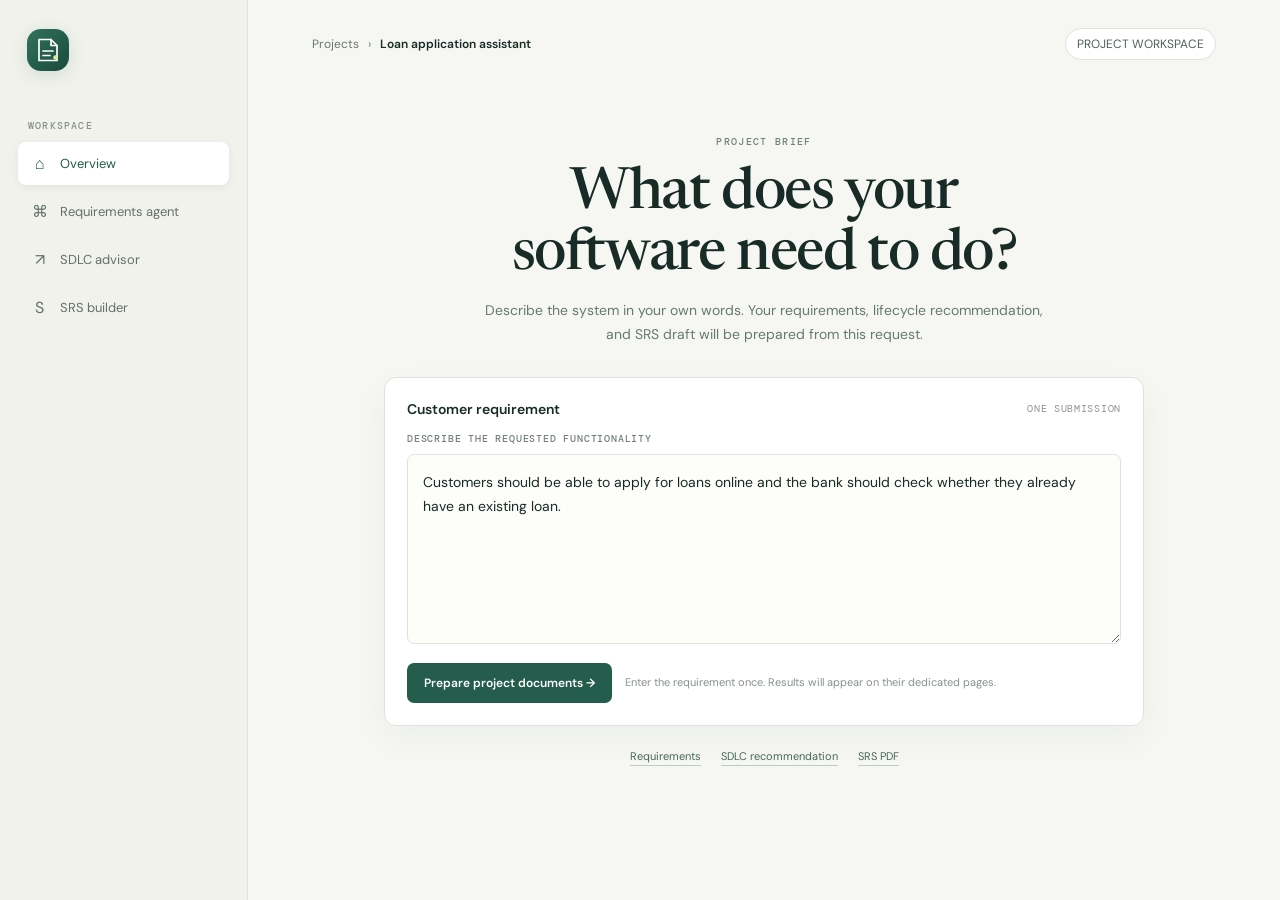
<file: frontend/index.html>
<!doctype html>
<html lang="en">
<head>
  <meta charset="utf-8">
  <meta name="viewport" content="width=device-width, initial-scale=1">
  <title>Fieldnote — Project workspace</title>
  <link rel="stylesheet" href="assets/app.css">
  <style>
    .home-main{min-height:100vh;display:flex;flex-direction:column}
    .intake-wrap{flex:1;display:grid;place-items:center;padding:26px 0 70px}
    .intake-column{width:min(100%,760px);margin:auto}
    .home-heading{text-align:center;margin:0 auto 30px}
    .home-heading .eyebrow{margin-bottom:16px}
    .home-heading h1{font:500 clamp(38px,5vw,58px)/1.04 Newsreader,serif;letter-spacing:-1.4px;margin:0 0 14px}
    .home-heading p{font-size:14px;line-height:1.7;color:var(--muted);max-width:580px;margin:0 auto}
    .request-card{background:#fff;border:1px solid var(--line);border-radius:12px;box-shadow:0 12px 35px #22372b0b;padding:22px}
    .request-head{display:flex;justify-content:space-between;align-items:center;margin-bottom:14px}
    .request-head h2{font-size:14px;margin:0;font-weight:600}
    .request-head span{font:10px 'DM Mono';letter-spacing:.7px;color:#8a958e;text-transform:uppercase}
    .request-card textarea{min-height:190px;background:#fdfdfa;line-height:1.75;font-size:14px;padding:15px}
    .request-actions{display:flex;align-items:center;gap:13px;margin-top:15px;flex-wrap:wrap}
    .request-actions .btn{padding:12px 17px}
    .request-hint{font-size:11px;color:#87928b;line-height:1.6}
    .home-links{display:flex;justify-content:center;gap:9px 20px;flex-wrap:wrap;margin-top:23px;color:#76827a;font-size:11px}
    .home-links a{color:#466756;border-bottom:1px solid #bdcdbf;padding-bottom:2px}
    .home-links a:hover{color:#183e2d;border-color:#183e2d}
    @media(max-width:850px){.intake-wrap{padding:15px 0 35px}.home-heading{margin-bottom:23px}.request-card{padding:17px}.request-card textarea{min-height:165px}}
  </style>
</head>
<body>
  <div class="shell">
    <aside class="side">
      <a class="brand" href="index.html" aria-label="Fieldnote home"><svg class="brand-logo" viewBox="0 0 44 44" aria-hidden="true"><defs><linearGradient id="brandFill" x1="0" y1="0" x2="1" y2="1"><stop offset="0" stop-color="#31735b"/><stop offset="1" stop-color="#194a3b"/></linearGradient></defs><rect x="1" y="1" width="42" height="42" rx="14" fill="url(#brandFill)"/><path d="M13 11.5h12l6 6v15H13z" fill="none" stroke="#fff" stroke-width="1.7" stroke-linejoin="round"/><path d="M25 11.5v6h6M17 23h10M17 27.5h7" fill="none" stroke="#fff" stroke-width="1.7" stroke-linecap="round"/><circle cx="29.5" cy="29.5" r="2.3" fill="#d8ed9e"/></svg></a>
      <div class="nav-label">Workspace</div>
      <nav class="nav">
        <a class="active" href="index.html"><span class="icon">⌂</span><span>Overview</span></a>
        <a href="requirements.html"><span class="icon">⌘</span><span>Requirements agent</span></a>
        <a href="sdlc.html"><span class="icon">↗</span><span>SDLC advisor</span></a>
        <a href="srs.html"><span class="icon">S</span><span>SRS builder</span></a>
      </nav>

    </aside>
    <main class="main home-main">
      <div class="topline"><div class="crumb">Projects <span>›</span> <b>Loan application assistant</b></div><span class="avatar">PROJECT WORKSPACE</span></div>
      <div class="intake-wrap">
        <div class="intake-column">
          <header class="home-heading">
            <div class="eyebrow">Project brief</div>
            <h1>What does your<br>software need to do?</h1>
            <p>Describe the system in your own words. Your requirements, lifecycle recommendation, and SRS draft will be prepared from this request.</p>
          </header>
          <section class="request-card">
            <div class="request-head"><h2>Customer requirement</h2><span>One submission</span></div>
            <label class="label" for="request">Describe the requested functionality</label>
            <textarea id="request" placeholder="Example: Customers should be able to apply for loans online and the bank should check whether they already have an existing loan.">Customers should be able to apply for loans online and the bank should check whether they already have an existing loan.</textarea>
            <div class="request-actions">
              <button class="btn" id="run-workflow" type="button">Prepare project documents <span aria-hidden="true">→</span></button>
              <span class="request-hint" id="run-status">Enter the requirement once. Results will appear on their dedicated pages.</span>
            </div>
          </section>
          <nav class="home-links" aria-label="Project result pages">
            <a href="requirements.html">Requirements</a>
            <a href="sdlc.html">SDLC recommendation</a>
            <a href="srs.html">SRS PDF</a>
          </nav>
        </div>
      </div>

    </main>
  </div>
  <script src="assets/agent-core.js"></script>
  <script src="assets/workflow.js"></script>
</body>
</html>
</file>
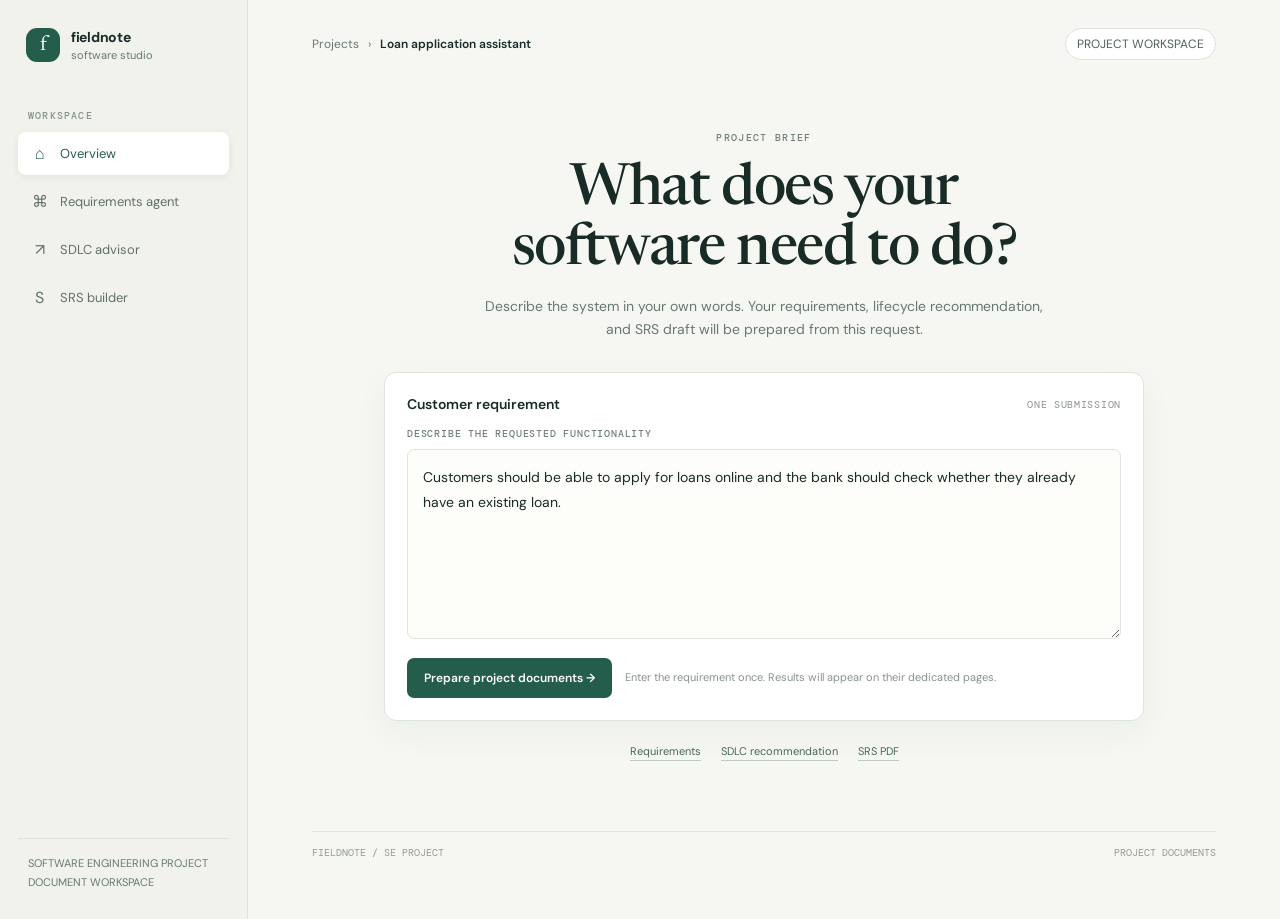
<file: web/index.html>
<!doctype html>
<html lang="en">
<head>
  <meta charset="utf-8">
  <meta name="viewport" content="width=device-width, initial-scale=1">
  <title>Fieldnote — Project workspace</title>
  <link rel="stylesheet" href="assets/app.css">
  <style>
    .home-main{min-height:100vh;display:flex;flex-direction:column}
    .intake-wrap{flex:1;display:grid;place-items:center;padding:26px 0 70px}
    .intake-column{width:min(100%,760px);margin:auto}
    .home-heading{text-align:center;margin:0 auto 30px}
    .home-heading .eyebrow{margin-bottom:16px}
    .home-heading h1{font:500 clamp(38px,5vw,58px)/1.04 Newsreader,serif;letter-spacing:-1.4px;margin:0 0 14px}
    .home-heading p{font-size:14px;line-height:1.7;color:var(--muted);max-width:580px;margin:0 auto}
    .request-card{background:#fff;border:1px solid var(--line);border-radius:12px;box-shadow:0 12px 35px #22372b0b;padding:22px}
    .request-head{display:flex;justify-content:space-between;align-items:center;margin-bottom:14px}
    .request-head h2{font-size:14px;margin:0;font-weight:600}
    .request-head span{font:10px 'DM Mono';letter-spacing:.7px;color:#8a958e;text-transform:uppercase}
    .request-card textarea{min-height:190px;background:#fdfdfa;line-height:1.75;font-size:14px;padding:15px}
    .request-actions{display:flex;align-items:center;gap:13px;margin-top:15px;flex-wrap:wrap}
    .request-actions .btn{padding:12px 17px}
    .request-hint{font-size:11px;color:#87928b;line-height:1.6}
    .home-links{display:flex;justify-content:center;gap:9px 20px;flex-wrap:wrap;margin-top:23px;color:#76827a;font-size:11px}
    .home-links a{color:#466756;border-bottom:1px solid #bdcdbf;padding-bottom:2px}
    .home-links a:hover{color:#183e2d;border-color:#183e2d}
    .home-main .footer{margin-top:0}
    @media(max-width:850px){.intake-wrap{padding:15px 0 35px}.home-heading{margin-bottom:23px}.request-card{padding:17px}.request-card textarea{min-height:165px}}
  </style>
</head>
<body>
  <div class="shell">
    <aside class="side">
      <a class="brand" href="index.html"><span class="brand-mark">f</span><span><strong>fieldnote</strong><small>software studio</small></span></a>
      <div class="nav-label">Workspace</div>
      <nav class="nav">
        <a class="active" href="index.html"><span class="icon">⌂</span><span>Overview</span></a>
        <a href="requirements.html"><span class="icon">⌘</span><span>Requirements agent</span></a>
        <a href="sdlc.html"><span class="icon">↗</span><span>SDLC advisor</span></a>
        <a href="srs.html"><span class="icon">S</span><span>SRS builder</span></a>
      </nav>
      <div class="side-bottom">SOFTWARE ENGINEERING PROJECT<br>DOCUMENT WORKSPACE</div>
    </aside>
    <main class="main home-main">
      <div class="topline"><div class="crumb">Projects <span>›</span> <b>Loan application assistant</b></div><span class="avatar">PROJECT WORKSPACE</span></div>
      <div class="intake-wrap">
        <div class="intake-column">
          <header class="home-heading">
            <div class="eyebrow">Project brief</div>
            <h1>What does your<br>software need to do?</h1>
            <p>Describe the system in your own words. Your requirements, lifecycle recommendation, and SRS draft will be prepared from this request.</p>
          </header>
          <section class="request-card">
            <div class="request-head"><h2>Customer requirement</h2><span>One submission</span></div>
            <label class="label" for="request">Describe the requested functionality</label>
            <textarea id="request" placeholder="Example: Customers should be able to apply for loans online and the bank should check whether they already have an existing loan.">Customers should be able to apply for loans online and the bank should check whether they already have an existing loan.</textarea>
            <div class="request-actions">
              <button class="btn" id="run-workflow" type="button">Prepare project documents <span aria-hidden="true">→</span></button>
              <span class="request-hint" id="run-status">Enter the requirement once. Results will appear on their dedicated pages.</span>
            </div>
          </section>
          <nav class="home-links" aria-label="Project result pages">
            <a href="requirements.html">Requirements</a>
            <a href="sdlc.html">SDLC recommendation</a>
            <a href="srs.html">SRS PDF</a>
          </nav>
        </div>
      </div>
      <div class="footer"><span>FIELDNOTE / SE PROJECT</span><span>PROJECT DOCUMENTS</span></div>
    </main>
  </div>
  <script src="assets/agent-core.js"></script>
  <script src="assets/workflow.js"></script>
</body>
</html>
</file>
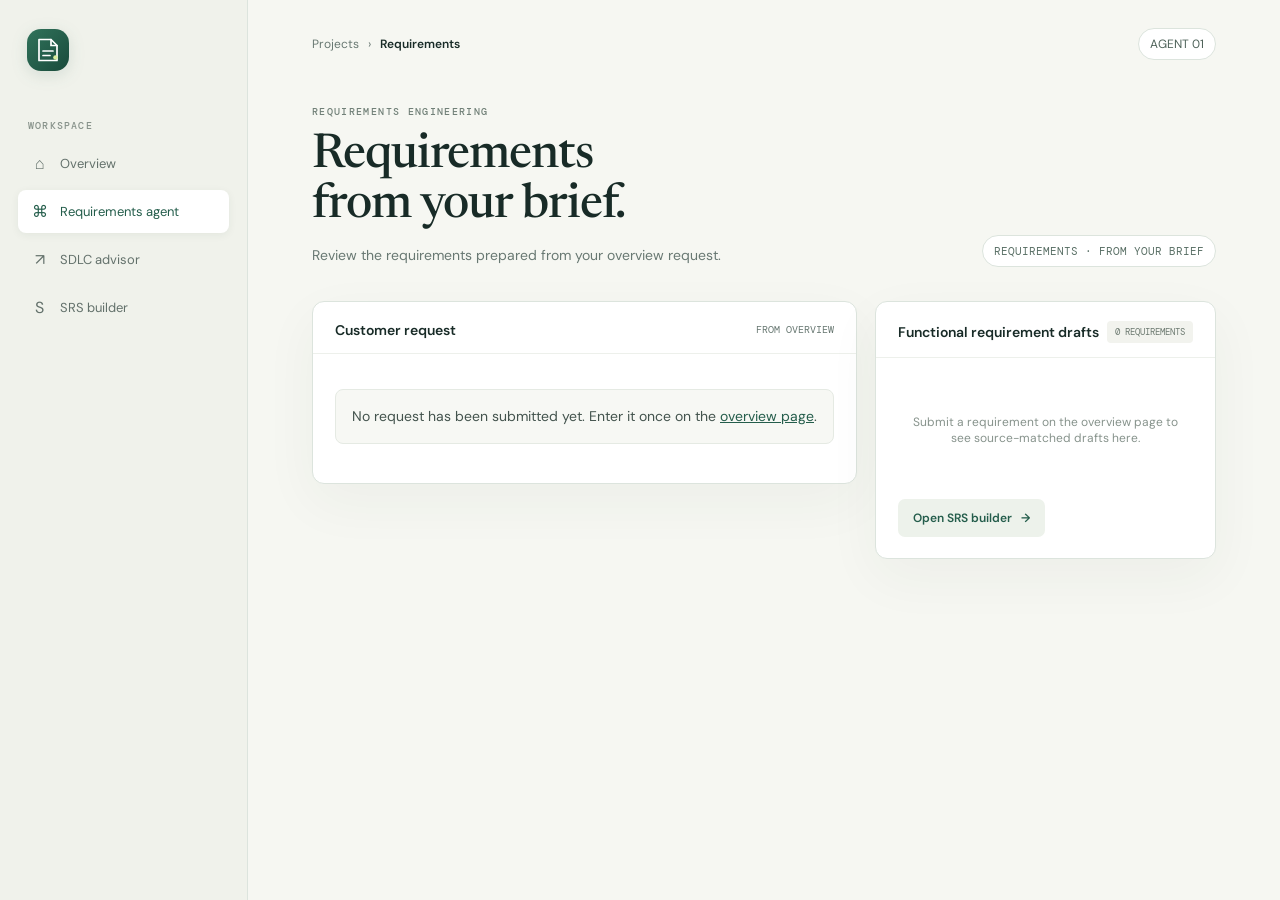
<file: frontend/requirements.html>
<!doctype html>
<html lang="en">
<head>
  <meta charset="utf-8">
  <meta name="viewport" content="width=device-width,initial-scale=1">
  <title>Requirements — Fieldnote</title>
  <link rel="stylesheet" href="assets/app.css">
</head>
<body>
  <div class="shell">
    <aside class="side">
      <a class="brand" href="index.html" aria-label="Fieldnote home"><svg class="brand-logo" viewBox="0 0 44 44" aria-hidden="true"><defs><linearGradient id="brandFill" x1="0" y1="0" x2="1" y2="1"><stop offset="0" stop-color="#31735b"/><stop offset="1" stop-color="#194a3b"/></linearGradient></defs><rect x="1" y="1" width="42" height="42" rx="14" fill="url(#brandFill)"/><path d="M13 11.5h12l6 6v15H13z" fill="none" stroke="#fff" stroke-width="1.7" stroke-linejoin="round"/><path d="M25 11.5v6h6M17 23h10M17 27.5h7" fill="none" stroke="#fff" stroke-width="1.7" stroke-linecap="round"/><circle cx="29.5" cy="29.5" r="2.3" fill="#d8ed9e"/></svg></a>
      <div class="nav-label">Workspace</div>
      <nav class="nav">
        <a href="index.html"><span class="icon">⌂</span><span>Overview</span></a>
        <a class="active" href="requirements.html"><span class="icon">⌘</span><span>Requirements agent</span></a>
        <a href="sdlc.html"><span class="icon">↗</span><span>SDLC advisor</span></a>
        <a href="srs.html"><span class="icon">S</span><span>SRS builder</span></a>
      </nav>

    </aside>
    <main class="main">
      <div class="topline"><div class="crumb"><a href="index.html">Projects</a><span>›</span><b>Requirements</b></div><span class="avatar">AGENT 01</span></div>
      <div class="hero"><div><div class="eyebrow">Requirements engineering</div><h1>Requirements<br>from your brief.</h1><p>Review the requirements prepared from your overview request.</p></div><span class="pill">REQUIREMENTS · FROM YOUR BRIEF</span></div>
      <div class="grid">
        <div class="side-stack">
          <section class="card">
            <div class="card-head"><h2>Customer request</h2><small>FROM OVERVIEW</small></div>
            <div class="card-body"><p id="scenario-display" class="scenario">No request has been submitted yet. Enter it once on the <a href="index.html" style="color:var(--green);text-decoration:underline">overview page</a>.</p></div>
          </section>
        </div>
        <section class="card">
          <div class="card-head"><h2>Functional requirement drafts</h2><span class="chip" id="req-count">0 REQUIREMENTS</span></div>
          <div class="card-body">
            <div class="list" id="requirements"><div class="empty">Submit a requirement on the overview page to see source-matched drafts here.</div></div>
            <div class="btn-row" style="justify-content:flex-start;margin-top:18px"><a class="btn secondary" href="srs.html">Open SRS builder &nbsp; →</a></div>
          </div>
        </section>
      </div>

    </main>
  </div>
  <script src="assets/requirements.js?v=4"></script>
</body>
</html>
</file>
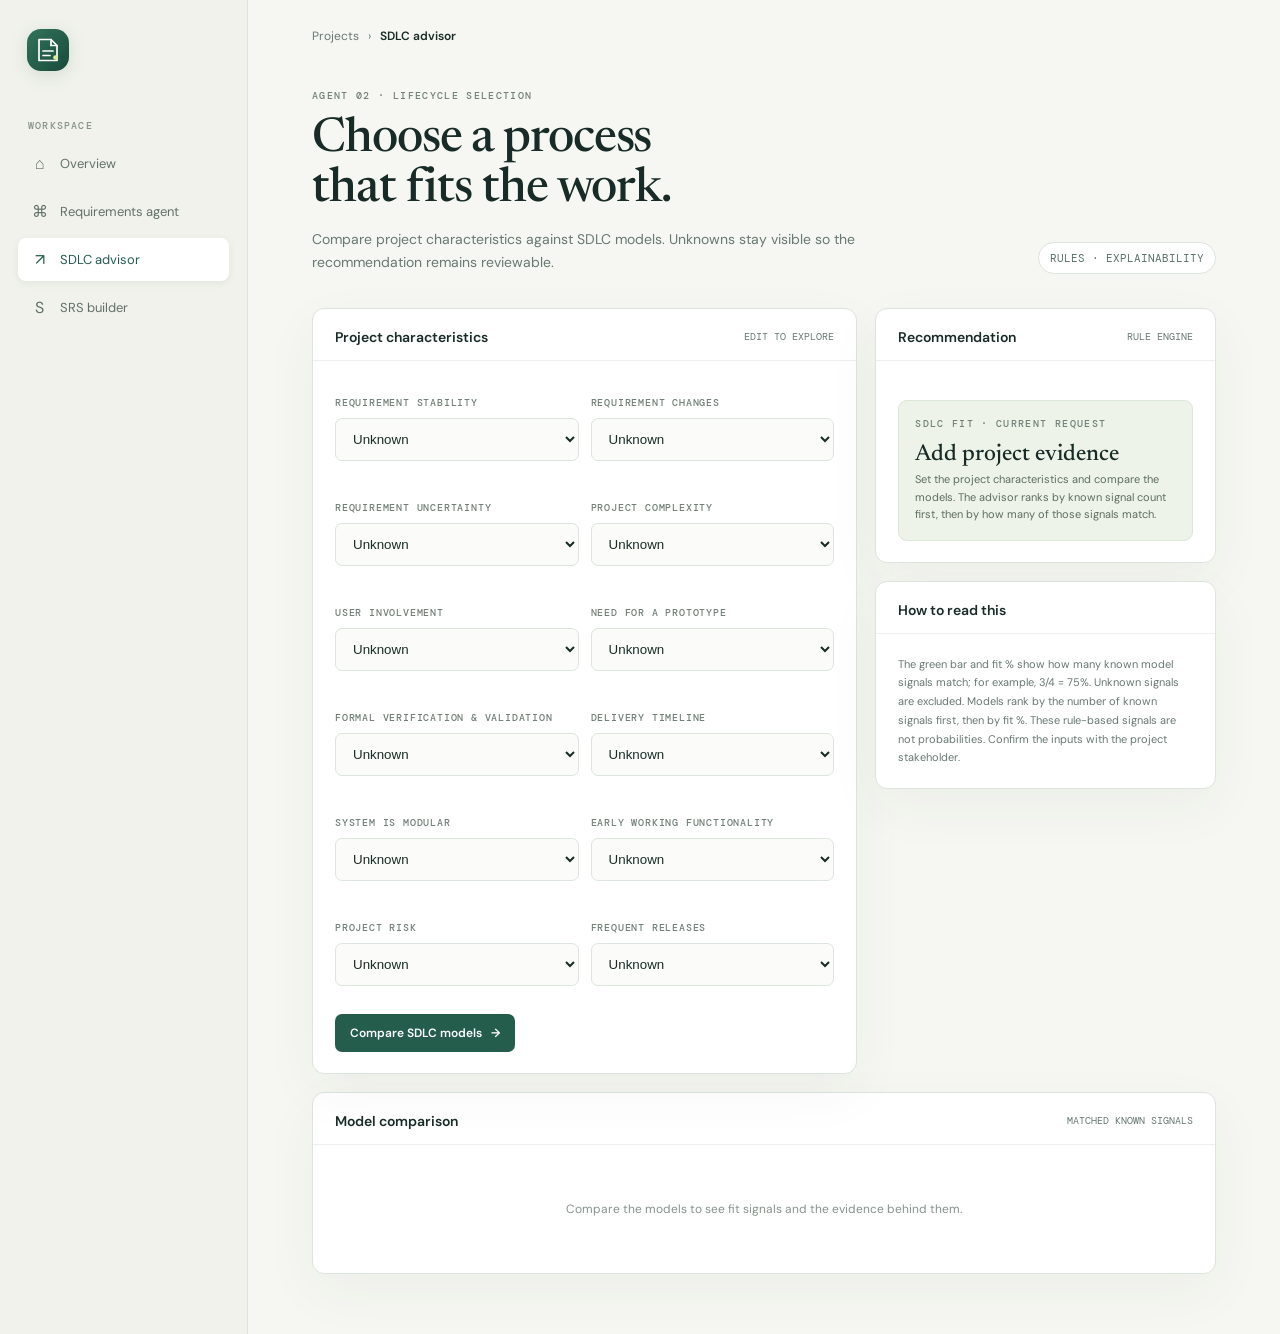
<file: frontend/sdlc.html>
<!doctype html><html lang="en"><head><meta charset="utf-8"><meta name="viewport" content="width=device-width,initial-scale=1"><title>SDLC advisor — Fieldnote</title><link rel="stylesheet" href="assets/app.css"></head><body><div class="shell"><aside class="side"><a class="brand" href="index.html" aria-label="Fieldnote home"><svg class="brand-logo" viewBox="0 0 44 44" aria-hidden="true"><defs><linearGradient id="brandFill" x1="0" y1="0" x2="1" y2="1"><stop offset="0" stop-color="#31735b"/><stop offset="1" stop-color="#194a3b"/></linearGradient></defs><rect x="1" y="1" width="42" height="42" rx="14" fill="url(#brandFill)"/><path d="M13 11.5h12l6 6v15H13z" fill="none" stroke="#fff" stroke-width="1.7" stroke-linejoin="round"/><path d="M25 11.5v6h6M17 23h10M17 27.5h7" fill="none" stroke="#fff" stroke-width="1.7" stroke-linecap="round"/><circle cx="29.5" cy="29.5" r="2.3" fill="#d8ed9e"/></svg></a><div class="nav-label">Workspace</div><nav class="nav"><a href="index.html"><span class="icon">⌂</span><span>Overview</span></a><a href="requirements.html"><span class="icon">⌘</span><span>Requirements agent</span></a><a class="active" href="sdlc.html"><span class="icon">↗</span><span>SDLC advisor</span></a><a href="srs.html"><span class="icon">S</span><span>SRS builder</span></a></nav></aside><main class="main"><div class="topline"><div class="crumb"><a href="index.html">Projects</a><span>›</span><b>SDLC advisor</b></div></div><div class="hero"><div><div class="eyebrow">Agent 02 · Lifecycle selection</div><h1>Choose a process<br>that fits the work.</h1><p>Compare project characteristics against SDLC models. Unknowns stay visible so the recommendation remains reviewable.</p></div><span class="pill">RULES · EXPLAINABILITY</span></div><div class="grid"><section class="card"><div class="card-head"><h2>Project characteristics</h2><small>EDIT TO EXPLORE</small></div><div class="card-body"><div class="form-grid">
<div class="fieldwrap"><label class="label">Requirement stability</label><select class="field" id="stability"><option value="unknown">Unknown</option><option value="stable">Stable</option><option value="changing">Changing</option></select></div>
<div class="fieldwrap"><label class="label">Requirement changes</label><select class="field" id="change"><option value="unknown">Unknown</option><option value="low">Rarely</option><option value="high">Frequently</option></select></div>
<div class="fieldwrap"><label class="label">Requirement uncertainty</label><select class="field" id="uncertainty"><option value="unknown">Unknown</option><option value="low">Low</option><option value="medium">Medium</option><option value="high">High</option></select></div>
<div class="fieldwrap"><label class="label">Project complexity</label><select class="field" id="complexity"><option value="unknown">Unknown</option><option value="low">Low / well understood</option><option value="high">High</option></select></div>
<div class="fieldwrap"><label class="label">User involvement</label><select class="field" id="users"><option value="unknown">Unknown</option><option value="moderate">Moderate</option><option value="high">High / continuous</option><option value="low">Low</option></select></div>
<div class="fieldwrap"><label class="label">Need for a prototype</label><select class="field" id="prototype"><option value="unknown">Unknown</option><option value="yes">Yes</option><option value="no">No</option></select></div>
<div class="fieldwrap"><label class="label">Formal verification & validation</label><select class="field" id="vv"><option value="unknown">Unknown</option><option value="yes">Required</option><option value="no">Not required</option></select></div>
<div class="fieldwrap"><label class="label">Delivery timeline</label><select class="field" id="timeline"><option value="unknown">Unknown</option><option value="short">Short (2–3 months)</option><option value="normal">Flexible</option></select></div>
<div class="fieldwrap"><label class="label">System is modular</label><select class="field" id="modular"><option value="unknown">Unknown</option><option value="yes">Yes</option><option value="no">No</option></select></div>
<div class="fieldwrap"><label class="label">Early working functionality</label><select class="field" id="early"><option value="unknown">Unknown</option><option value="yes">Needed</option><option value="no">Not needed</option></select></div>
<div class="fieldwrap"><label class="label">Project risk</label><select class="field" id="risk"><option value="unknown">Unknown</option><option value="low">Low</option><option value="medium">Medium</option><option value="high">High</option></select></div>
<div class="fieldwrap"><label class="label">Frequent releases</label><select class="field" id="releases"><option value="unknown">Unknown</option><option value="yes">Needed</option><option value="no">Not needed</option></select></div>
</div><div class="btn-row"><button class="btn" id="analyze">Compare SDLC models &nbsp; →</button></div></div></section><div class="side-stack"><section class="card"><div class="card-head"><h2>Recommendation</h2><small>RULE ENGINE</small></div><div class="card-body"><div class="result"><div class="eyebrow">SDLC fit · current request</div><h3 id="recommendation">Add project evidence</h3><p id="reason">Set the project characteristics and compare the models. The advisor ranks by known signal count first, then by how many of those signals match.</p></div></div></section><section class="card"><div class="card-head"><h2>How to read this</h2></div><div class="card-body"><p style="font-size:11px;color:var(--muted);line-height:1.7;margin:0">The green bar and fit % show how many known model signals match; for example, 3/4 = 75%. Unknown signals are excluded. Models rank by the number of known signals first, then by fit %. These rule-based signals are not probabilities. Confirm the inputs with the project stakeholder.</p></div></section></div></div><section class="card" style="margin-top:18px"><div class="card-head"><h2>Model comparison</h2><small>MATCHED KNOWN SIGNALS</small></div><div class="card-body" id="models"><div class="empty">Compare the models to see fit signals and the evidence behind them.</div></div></section></main></div><script src="assets/agent-core.js"></script><script src="assets/sdlc.js?v=3"></script></body></html>
</file>
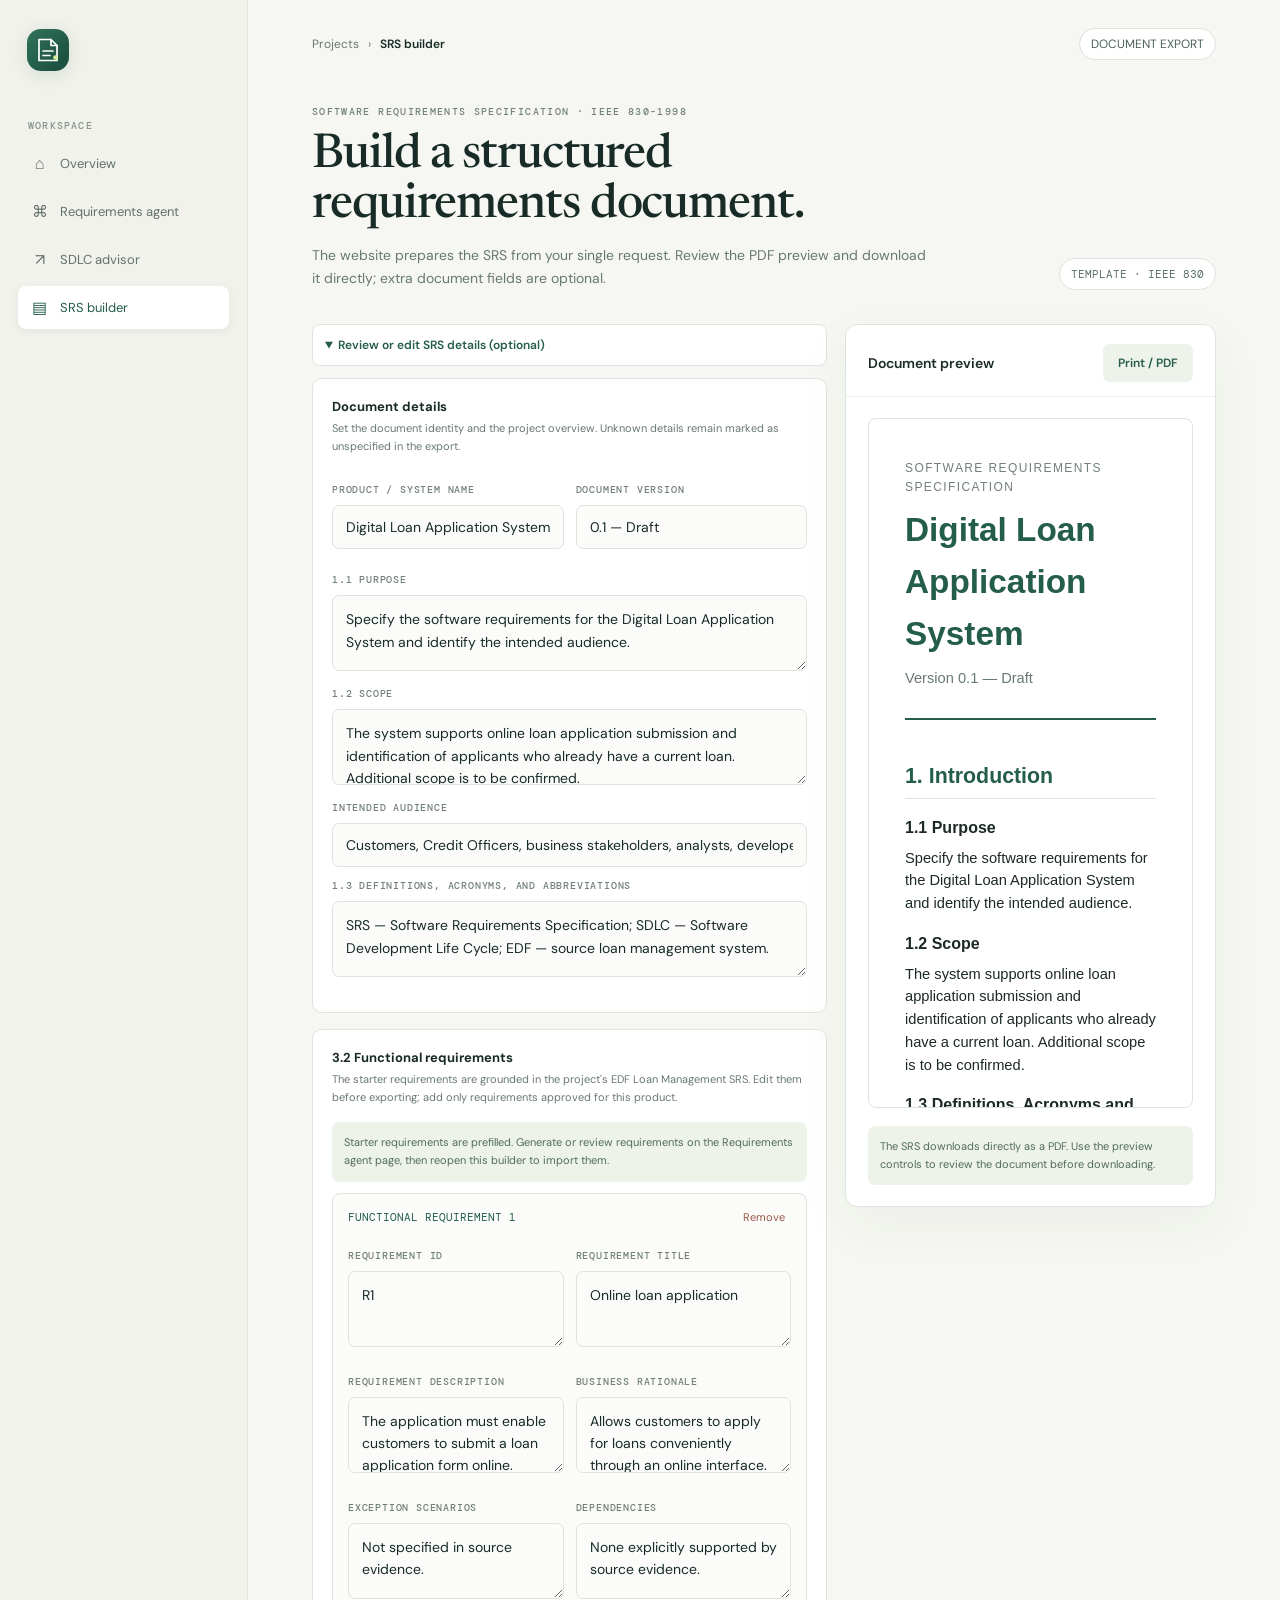
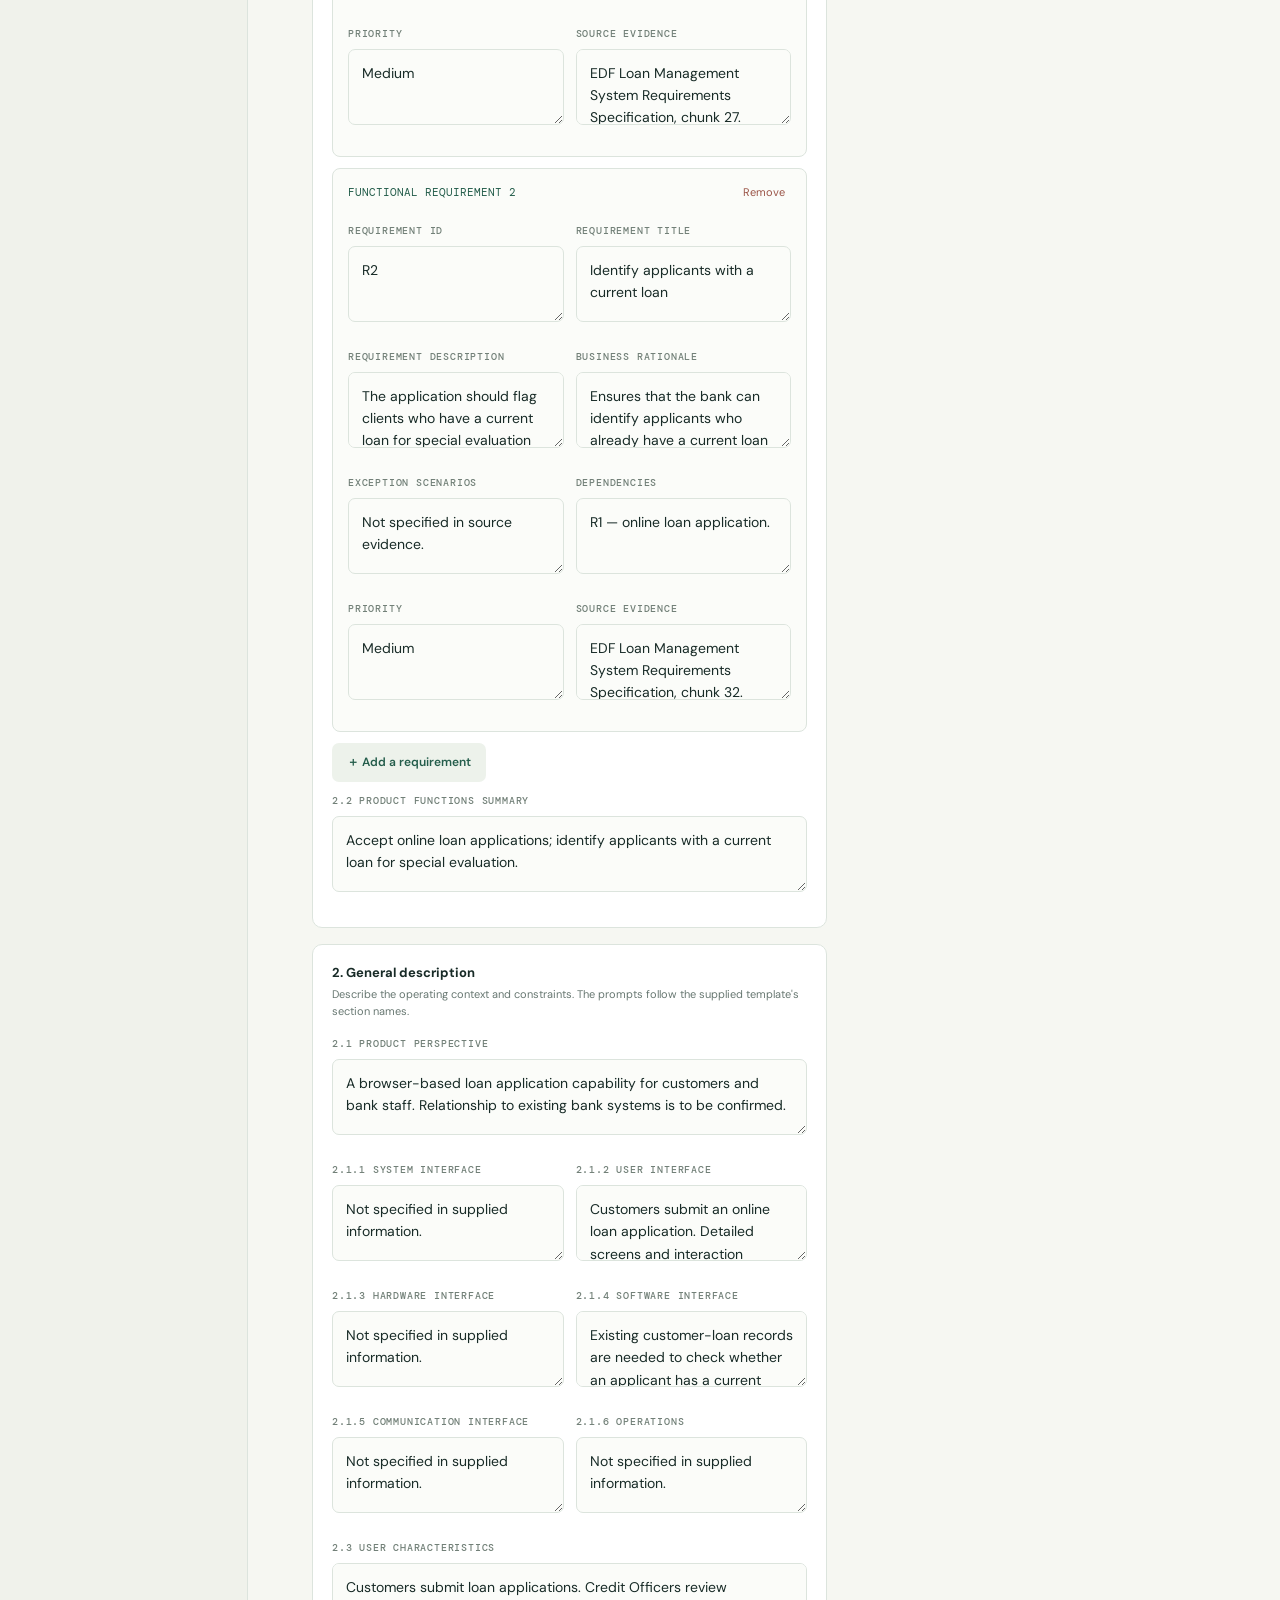
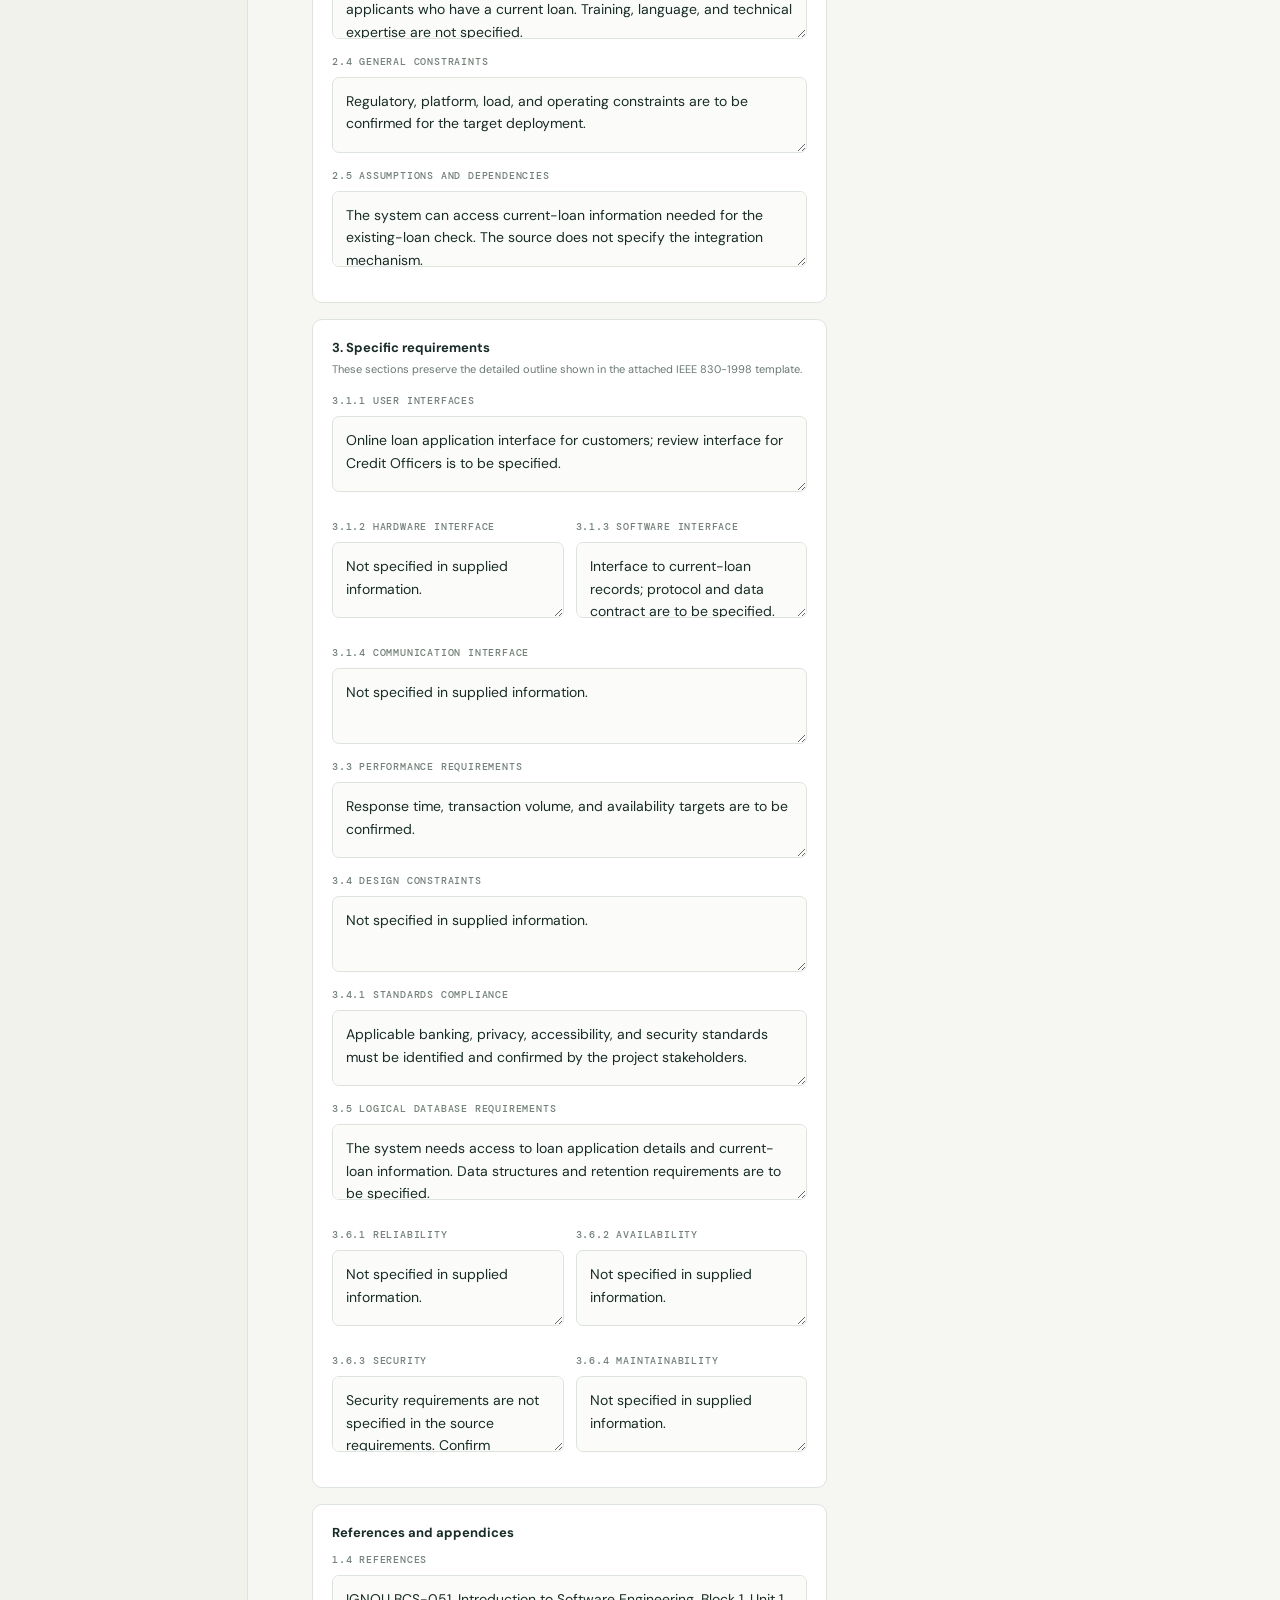
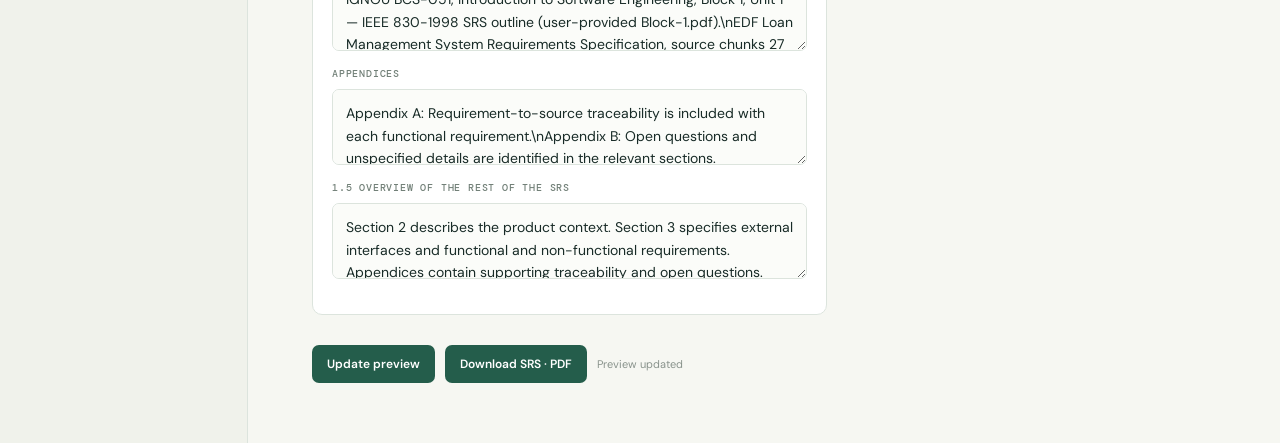
<file: frontend/srs.html>
<!doctype html><html lang="en"><head><meta charset="utf-8"><meta name="viewport" content="width=device-width,initial-scale=1"><title>SRS builder — Fieldnote</title><link rel="stylesheet" href="assets/app.css"><style>
.srs-layout details>summary{cursor:pointer;color:var(--green);font-size:12px;font-weight:600;padding:12px;background:#fff;border:1px solid var(--line);border-radius:8px;margin-bottom:12px}.srs-layout{display:grid;grid-template-columns:minmax(0,1fr) minmax(270px,.72fr);gap:18px;align-items:start}.srs-form{display:grid;gap:16px}.section-card{background:#fff;border:1px solid var(--line);border-radius:10px;padding:19px}.section-card h2{font-size:13px;margin:0 0 5px}.section-card>p{font-size:11px;color:var(--muted);line-height:1.6;margin:0 0 16px}.fieldwrap{margin:12px 0}.fieldwrap textarea{min-height:76px}.req-edit{border:1px solid var(--line);border-radius:8px;padding:15px;margin:11px 0;background:#fbfcf9}.req-edit-head{display:flex;justify-content:space-between;align-items:center;margin-bottom:12px}.req-edit-head b{font:11px 'DM Mono';color:var(--green)}.link-btn{background:none;border:0;color:#9b5548;font-size:11px;cursor:pointer}.req-grid{display:grid;grid-template-columns:1fr 1fr;gap:0 12px}.preview-frame{width:100%;height:calc(100vh - 210px);min-height:580px;background:#fff;border:1px solid var(--line);border-radius:8px}.preview-tools{display:flex;gap:8px}.format-list{font-size:11px;color:var(--muted);line-height:1.8;padding-left:18px}.muted-box{background:#edf3e9;border-radius:7px;padding:12px;color:#526c58;font-size:11px;line-height:1.6;margin-top:14px}.hidden{display:none!important}@media(max-width:950px){.srs-layout{grid-template-columns:1fr}.preview-frame{height:620px}}@media(max-width:580px){.req-grid{grid-template-columns:1fr}}
</style></head><body><div class="shell"><aside class="side"><a class="brand" href="index.html" aria-label="Fieldnote home"><svg class="brand-logo" viewBox="0 0 44 44" aria-hidden="true"><defs><linearGradient id="brandFill" x1="0" y1="0" x2="1" y2="1"><stop offset="0" stop-color="#31735b"/><stop offset="1" stop-color="#194a3b"/></linearGradient></defs><rect x="1" y="1" width="42" height="42" rx="14" fill="url(#brandFill)"/><path d="M13 11.5h12l6 6v15H13z" fill="none" stroke="#fff" stroke-width="1.7" stroke-linejoin="round"/><path d="M25 11.5v6h6M17 23h10M17 27.5h7" fill="none" stroke="#fff" stroke-width="1.7" stroke-linecap="round"/><circle cx="29.5" cy="29.5" r="2.3" fill="#d8ed9e"/></svg></a><div class="nav-label">Workspace</div><nav class="nav"><a href="index.html"><span class="icon">⌂</span><span>Overview</span></a><a href="requirements.html"><span class="icon">⌘</span><span>Requirements agent</span></a><a href="sdlc.html"><span class="icon">↗</span><span>SDLC advisor</span></a><a class="active" href="srs.html"><span class="icon">▤</span><span>SRS builder</span></a></nav></aside><main class="main"><div class="topline"><div class="crumb"><a href="index.html">Projects</a><span>›</span><b>SRS builder</b></div><span class="avatar">DOCUMENT EXPORT</span></div><div class="hero"><div><div class="eyebrow">Software requirements specification · IEEE 830-1998</div><h1>Build a structured<br>requirements document.</h1><p>The website prepares the SRS from your single request. Review the PDF preview and download it directly; extra document fields are optional.</p></div><span class="pill">TEMPLATE · IEEE 830</span></div><div class="srs-layout"><details id="edit-details" open><summary>Review or edit SRS details (optional)</summary><div class="srs-form"><section class="section-card"><h2>Document details</h2><p>Set the document identity and the project overview. Unknown details remain marked as unspecified in the export.</p><div class="form-grid"><div class="fieldwrap"><label class="label" for="project">Product / system name</label><input class="field" id="project" value="Digital Loan Application System"></div><div class="fieldwrap"><label class="label" for="version">Document version</label><input class="field" id="version" value="0.1 — Draft"></div></div><div class="fieldwrap"><label class="label" for="purpose">1.1 Purpose</label><textarea class="field" id="purpose">Specify the software requirements for the Digital Loan Application System and identify the intended audience.</textarea></div><div class="fieldwrap"><label class="label" for="scope">1.2 Scope</label><textarea class="field" id="scope">The system supports online loan application submission and identification of applicants who already have a current loan. Additional scope is to be confirmed.</textarea></div><div class="fieldwrap"><label class="label" for="audience">Intended audience</label><input class="field" id="audience" value="Customers, Credit Officers, business stakeholders, analysts, developers, and testers"></div><div class="fieldwrap"><label class="label" for="definitions">1.3 Definitions, acronyms, and abbreviations</label><textarea class="field" id="definitions">SRS — Software Requirements Specification; SDLC — Software Development Life Cycle; EDF — source loan management system.</textarea></div></section>
<section class="section-card"><h2>3.2 Functional requirements</h2><p>The starter requirements are grounded in the project's EDF Loan Management SRS. Edit them before exporting; add only requirements approved for this product.</p><div id="import-note" class="muted-box">Starter requirements are prefilled. Generate or review requirements on the Requirements agent page, then reopen this builder to import them.</div><div id="req-list"></div><button class="btn secondary" id="add-req" type="button">＋ Add a requirement</button><div class="fieldwrap"><label class="label" for="product-functions">2.2 Product functions summary</label><textarea class="field" id="product-functions">Accept online loan applications; identify applicants with a current loan for special evaluation.</textarea></div></section>
<section class="section-card"><h2>2. General description</h2><p>Describe the operating context and constraints. The prompts follow the supplied template's section names.</p><div class="fieldwrap"><label class="label" for="perspective">2.1 Product perspective</label><textarea class="field" id="perspective">A browser-based loan application capability for customers and bank staff. Relationship to existing bank systems is to be confirmed.</textarea></div><div class="req-grid"><div class="fieldwrap"><label class="label" for="system-interface">2.1.1 System interface</label><textarea class="field" id="system-interface">Not specified in supplied information.</textarea></div><div class="fieldwrap"><label class="label" for="user-interface">2.1.2 User interface</label><textarea class="field" id="user-interface">Customers submit an online loan application. Detailed screens and interaction requirements are not specified.</textarea></div><div class="fieldwrap"><label class="label" for="hardware-interface">2.1.3 Hardware interface</label><textarea class="field" id="hardware-interface">Not specified in supplied information.</textarea></div><div class="fieldwrap"><label class="label" for="software-interface">2.1.4 Software interface</label><textarea class="field" id="software-interface">Existing customer-loan records are needed to check whether an applicant has a current loan. Integration details are to be confirmed.</textarea></div><div class="fieldwrap"><label class="label" for="communication-interface">2.1.5 Communication interface</label><textarea class="field" id="communication-interface">Not specified in supplied information.</textarea></div><div class="fieldwrap"><label class="label" for="operations">2.1.6 Operations</label><textarea class="field" id="operations">Not specified in supplied information.</textarea></div></div><div class="fieldwrap"><label class="label" for="users">2.3 User characteristics</label><textarea class="field" id="users">Customers submit loan applications. Credit Officers review applicants who have a current loan. Training, language, and technical expertise are not specified.</textarea></div><div class="fieldwrap"><label class="label" for="constraints">2.4 General constraints</label><textarea class="field" id="constraints">Regulatory, platform, load, and operating constraints are to be confirmed for the target deployment.</textarea></div><div class="fieldwrap"><label class="label" for="assumptions">2.5 Assumptions and dependencies</label><textarea class="field" id="assumptions">The system can access current-loan information needed for the existing-loan check. The source does not specify the integration mechanism.</textarea></div></section>
<section class="section-card"><h2>3. Specific requirements</h2><p>These sections preserve the detailed outline shown in the attached IEEE 830-1998 template.</p><div class="fieldwrap"><label class="label" for="external-ui">3.1.1 User interfaces</label><textarea class="field" id="external-ui">Online loan application interface for customers; review interface for Credit Officers is to be specified.</textarea></div><div class="req-grid"><div class="fieldwrap"><label class="label" for="external-hardware">3.1.2 Hardware interface</label><textarea class="field" id="external-hardware">Not specified in supplied information.</textarea></div><div class="fieldwrap"><label class="label" for="external-software">3.1.3 Software interface</label><textarea class="field" id="external-software">Interface to current-loan records; protocol and data contract are to be specified.</textarea></div></div><div class="fieldwrap"><label class="label" for="external-communication">3.1.4 Communication interface</label><textarea class="field" id="external-communication">Not specified in supplied information.</textarea></div><div class="fieldwrap"><label class="label" for="performance">3.3 Performance requirements</label><textarea class="field" id="performance">Response time, transaction volume, and availability targets are to be confirmed.</textarea></div><div class="fieldwrap"><label class="label" for="design-constraints">3.4 Design constraints</label><textarea class="field" id="design-constraints">Not specified in supplied information.</textarea></div><div class="fieldwrap"><label class="label" for="compliance">3.4.1 Standards compliance</label><textarea class="field" id="compliance">Applicable banking, privacy, accessibility, and security standards must be identified and confirmed by the project stakeholders.</textarea></div><div class="fieldwrap"><label class="label" for="database">3.5 Logical database requirements</label><textarea class="field" id="database">The system needs access to loan application details and current-loan information. Data structures and retention requirements are to be specified.</textarea></div><div class="req-grid"><div class="fieldwrap"><label class="label" for="reliability">3.6.1 Reliability</label><textarea class="field" id="reliability">Not specified in supplied information.</textarea></div><div class="fieldwrap"><label class="label" for="availability">3.6.2 Availability</label><textarea class="field" id="availability">Not specified in supplied information.</textarea></div><div class="fieldwrap"><label class="label" for="security">3.6.3 Security</label><textarea class="field" id="security">Security requirements are not specified in the source requirements. Confirm applicable controls with stakeholders; none are assumed here.</textarea></div><div class="fieldwrap"><label class="label" for="maintainability">3.6.4 Maintainability</label><textarea class="field" id="maintainability">Not specified in supplied information.</textarea></div></div></section>
<section class="section-card"><h2>References and appendices</h2><div class="fieldwrap"><label class="label" for="references">1.4 References</label><textarea class="field" id="references">IGNOU BCS-051, Introduction to Software Engineering, Block 1, Unit 1 — IEEE 830-1998 SRS outline (user-provided Block-1.pdf).\nEDF Loan Management System Requirements Specification, source chunks 27 and 32.</textarea></div><div class="fieldwrap"><label class="label" for="appendix">Appendices</label><textarea class="field" id="appendix">Appendix A: Requirement-to-source traceability is included with each functional requirement.\nAppendix B: Open questions and unspecified details are identified in the relevant sections.</textarea></div><div class="fieldwrap"><label class="label" for="overview">1.5 Overview of the rest of the SRS</label><textarea class="field" id="overview">Section 2 describes the product context. Section 3 specifies external interfaces and functional and non-functional requirements. Appendices contain supporting traceability and open questions.</textarea></div></section>
<div class="btn-row"><button class="btn" id="generate-srs" type="button">Update preview</button><button class="btn" id="download-srs" type="button">Download SRS · PDF</button><span class="hint" id="srs-status">Ready to preview</span></div></div></details><div class="side-stack"><section class="card"><div class="card-head"><h2>Document preview</h2><div class="preview-tools"><button class="btn secondary" id="print-srs" type="button">Print / PDF</button></div></div><div class="card-body"><iframe class="preview-frame" id="preview" title="Generated SRS preview"></iframe><div class="muted-box">The SRS downloads directly as a PDF. Use the preview controls to review the document before downloading.</div></div></section></div></div></main></div><script src="assets/srs.js"></script></body></html>
</file>
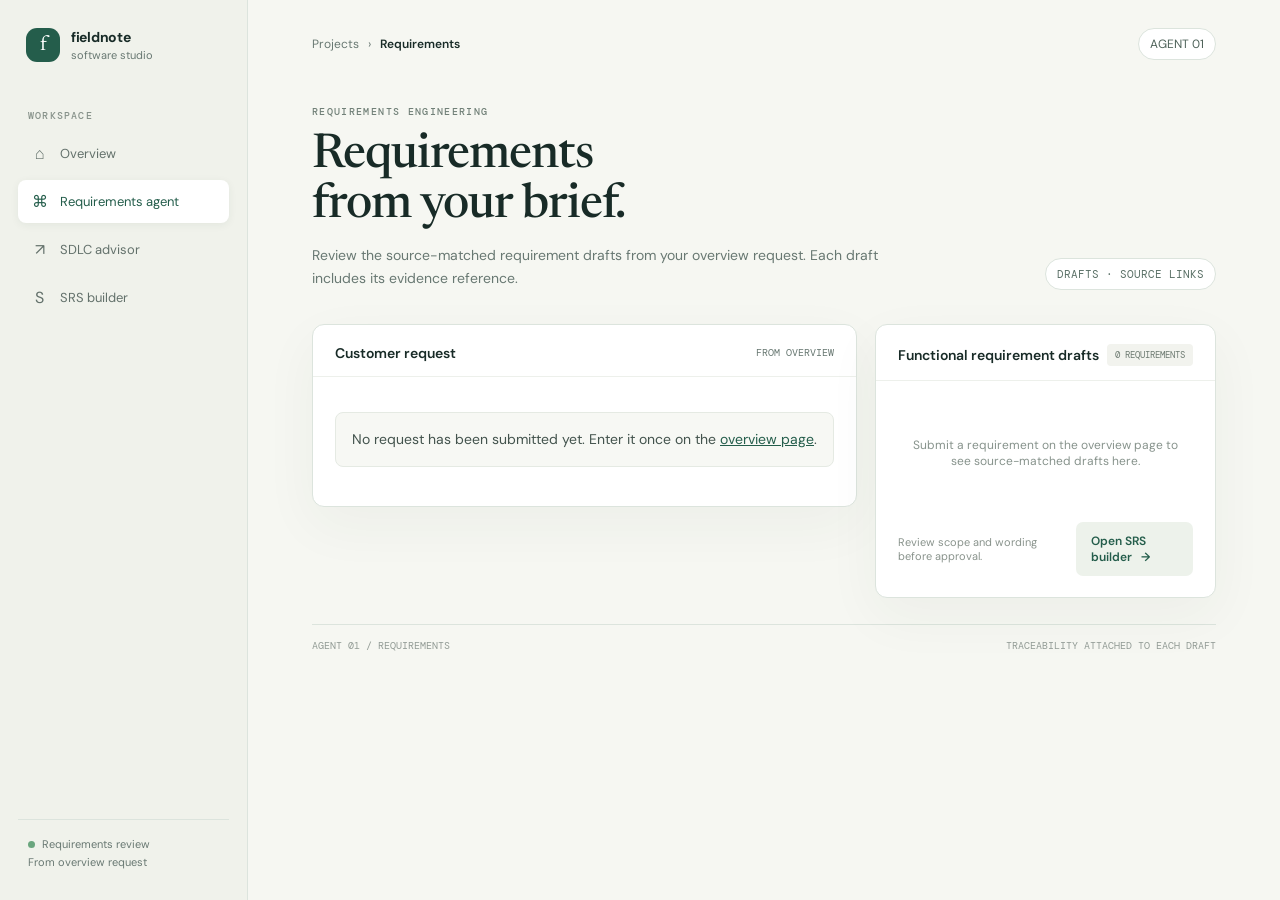
<file: web/requirements.html>
<!doctype html>
<html lang="en">
<head>
  <meta charset="utf-8">
  <meta name="viewport" content="width=device-width,initial-scale=1">
  <title>Requirements — Fieldnote</title>
  <link rel="stylesheet" href="assets/app.css">
</head>
<body>
  <div class="shell">
    <aside class="side">
      <a class="brand" href="index.html"><span class="brand-mark">f</span><span><strong>fieldnote</strong><small>software studio</small></span></a>
      <div class="nav-label">Workspace</div>
      <nav class="nav">
        <a href="index.html"><span class="icon">⌂</span><span>Overview</span></a>
        <a class="active" href="requirements.html"><span class="icon">⌘</span><span>Requirements agent</span></a>
        <a href="sdlc.html"><span class="icon">↗</span><span>SDLC advisor</span></a>
        <a href="srs.html"><span class="icon">S</span><span>SRS builder</span></a>
      </nav>
      <div class="side-bottom"><span class="status-dot"></span>Requirements review<br>From overview request</div>
    </aside>
    <main class="main">
      <div class="topline"><div class="crumb"><a href="index.html">Projects</a><span>›</span><b>Requirements</b></div><span class="avatar">AGENT 01</span></div>
      <div class="hero"><div><div class="eyebrow">Requirements engineering</div><h1>Requirements<br>from your brief.</h1><p>Review the source-matched requirement drafts from your overview request. Each draft includes its evidence reference.</p></div><span class="pill">DRAFTS · SOURCE LINKS</span></div>
      <div class="grid">
        <div class="side-stack">
          <section class="card">
            <div class="card-head"><h2>Customer request</h2><small>FROM OVERVIEW</small></div>
            <div class="card-body"><p id="scenario-display" class="scenario">No request has been submitted yet. Enter it once on the <a href="index.html" style="color:var(--green);text-decoration:underline">overview page</a>.</p></div>
          </section>
        </div>
        <section class="card">
          <div class="card-head"><h2>Functional requirement drafts</h2><span class="chip" id="req-count">0 REQUIREMENTS</span></div>
          <div class="card-body">
            <div class="list" id="requirements"><div class="empty">Submit a requirement on the overview page to see source-matched drafts here.</div></div>
            <div class="btn-row" style="justify-content:space-between;margin-top:18px"><span class="hint">Review scope and wording before approval.</span><a class="btn secondary" href="srs.html">Open SRS builder &nbsp; →</a></div>
          </div>
        </section>
      </div>
      <div class="footer"><span>AGENT 01 / REQUIREMENTS</span><span>TRACEABILITY ATTACHED TO EACH DRAFT</span></div>
    </main>
  </div>
  <script src="assets/requirements.js"></script>
</body>
</html>
</file>
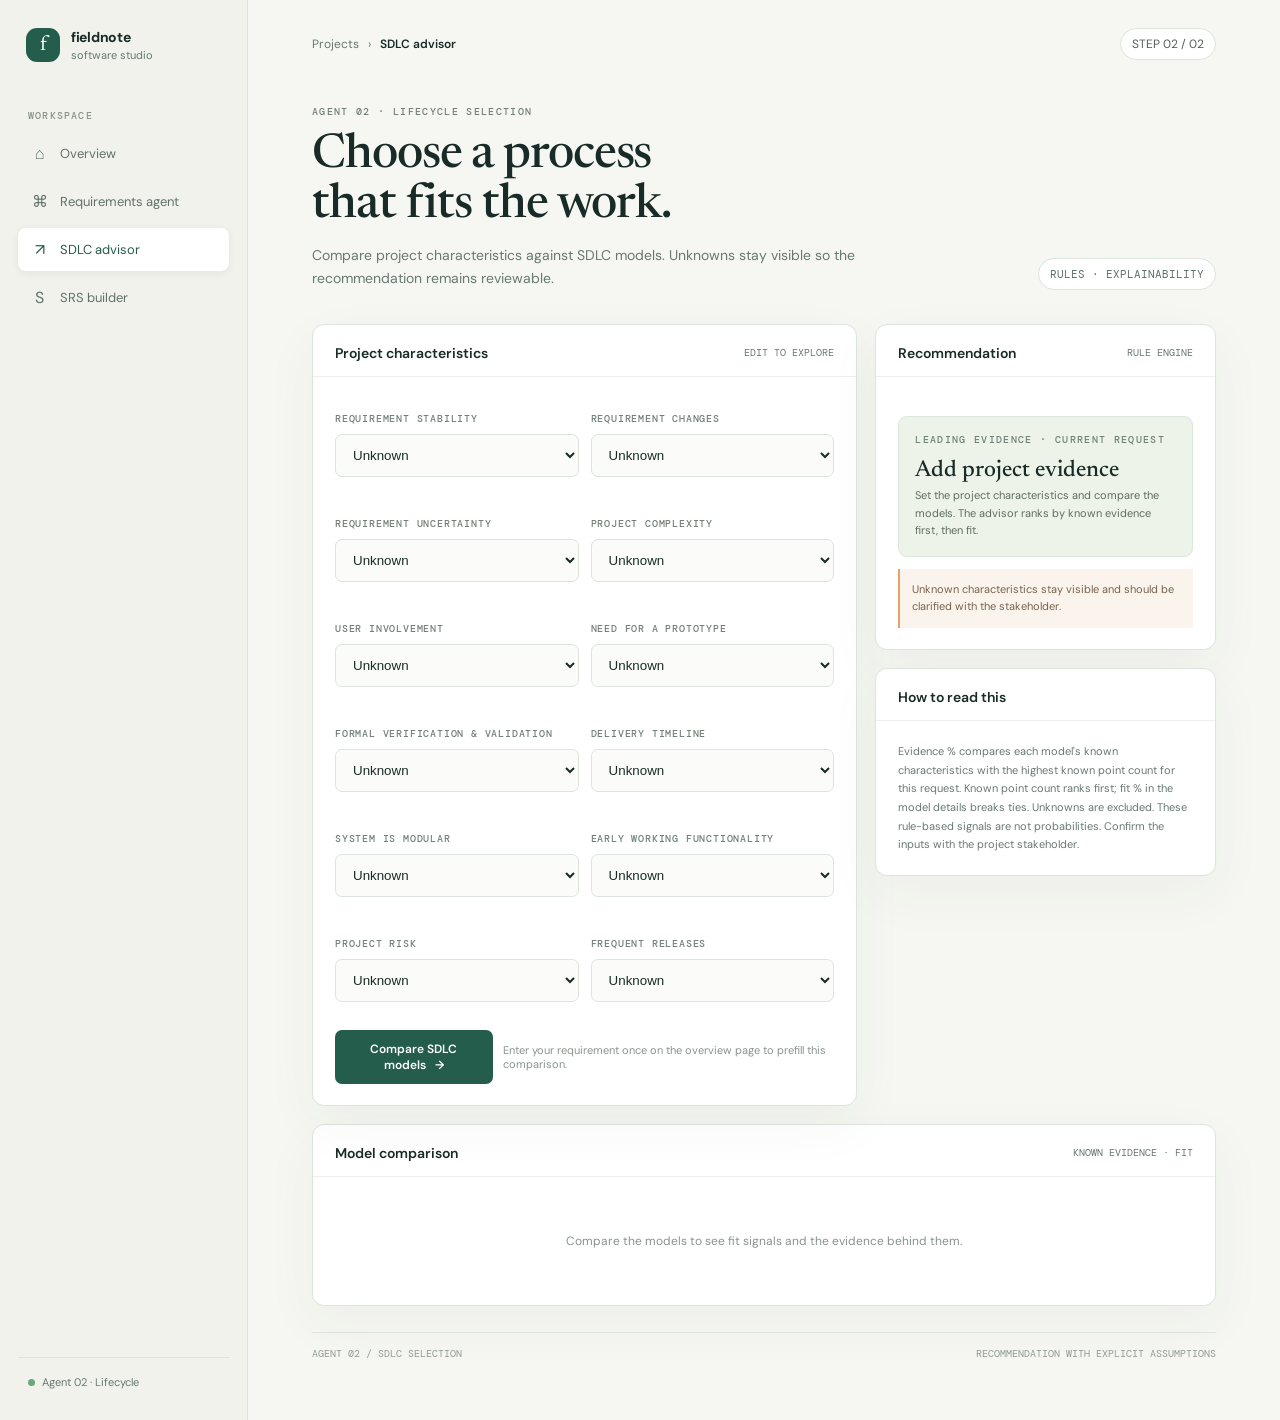
<file: web/sdlc.html>
﻿<!doctype html><html lang="en"><head><meta charset="utf-8"><meta name="viewport" content="width=device-width,initial-scale=1"><title>SDLC advisor — Fieldnote</title><link rel="stylesheet" href="assets/app.css"></head><body><div class="shell"><aside class="side"><a class="brand" href="index.html"><span class="brand-mark">f</span><span><strong>fieldnote</strong><small>software studio</small></span></a><div class="nav-label">Workspace</div><nav class="nav"><a href="index.html"><span class="icon">⌂</span><span>Overview</span></a><a href="requirements.html"><span class="icon">⌘</span><span>Requirements agent</span></a><a class="active" href="sdlc.html"><span class="icon">↗</span><span>SDLC advisor</span></a><a href="srs.html"><span class="icon">S</span><span>SRS builder</span></a></nav><div class="side-bottom"><span class="status-dot"></span>Agent 02 · Lifecycle</div></aside><main class="main"><div class="topline"><div class="crumb"><a href="index.html">Projects</a><span>›</span><b>SDLC advisor</b></div><span class="avatar">STEP 02 / 02</span></div><div class="hero"><div><div class="eyebrow">Agent 02 · Lifecycle selection</div><h1>Choose a process<br>that fits the work.</h1><p>Compare project characteristics against SDLC models. Unknowns stay visible so the recommendation remains reviewable.</p></div><span class="pill">RULES · EXPLAINABILITY</span></div><div class="grid"><section class="card"><div class="card-head"><h2>Project characteristics</h2><small>EDIT TO EXPLORE</small></div><div class="card-body"><div class="form-grid">
<div class="fieldwrap"><label class="label">Requirement stability</label><select class="field" id="stability"><option value="unknown">Unknown</option><option value="stable">Stable</option><option value="changing">Changing</option></select></div>
<div class="fieldwrap"><label class="label">Requirement changes</label><select class="field" id="change"><option value="unknown">Unknown</option><option value="low">Rarely</option><option value="high">Frequently</option></select></div>
<div class="fieldwrap"><label class="label">Requirement uncertainty</label><select class="field" id="uncertainty"><option value="unknown">Unknown</option><option value="low">Low</option><option value="medium">Medium</option><option value="high">High</option></select></div>
<div class="fieldwrap"><label class="label">Project complexity</label><select class="field" id="complexity"><option value="unknown">Unknown</option><option value="low">Low / well understood</option><option value="high">High</option></select></div>
<div class="fieldwrap"><label class="label">User involvement</label><select class="field" id="users"><option value="unknown">Unknown</option><option value="moderate">Moderate</option><option value="high">High / continuous</option><option value="low">Low</option></select></div>
<div class="fieldwrap"><label class="label">Need for a prototype</label><select class="field" id="prototype"><option value="unknown">Unknown</option><option value="yes">Yes</option><option value="no">No</option></select></div>
<div class="fieldwrap"><label class="label">Formal verification & validation</label><select class="field" id="vv"><option value="unknown">Unknown</option><option value="yes">Required</option><option value="no">Not required</option></select></div>
<div class="fieldwrap"><label class="label">Delivery timeline</label><select class="field" id="timeline"><option value="unknown">Unknown</option><option value="short">Short (2–3 months)</option><option value="normal">Flexible</option></select></div>
<div class="fieldwrap"><label class="label">System is modular</label><select class="field" id="modular"><option value="unknown">Unknown</option><option value="yes">Yes</option><option value="no">No</option></select></div>
<div class="fieldwrap"><label class="label">Early working functionality</label><select class="field" id="early"><option value="unknown">Unknown</option><option value="yes">Needed</option><option value="no">Not needed</option></select></div>
<div class="fieldwrap"><label class="label">Project risk</label><select class="field" id="risk"><option value="unknown">Unknown</option><option value="low">Low</option><option value="medium">Medium</option><option value="high">High</option></select></div>
<div class="fieldwrap"><label class="label">Frequent releases</label><select class="field" id="releases"><option value="unknown">Unknown</option><option value="yes">Needed</option><option value="no">Not needed</option></select></div>
</div><div class="btn-row"><button class="btn" id="analyze">Compare SDLC models &nbsp; →</button><span class="hint" id="sdlc-status">Update the known project characteristics</span></div></div></section><div class="side-stack"><section class="card"><div class="card-head"><h2>Recommendation</h2><small>RULE ENGINE</small></div><div class="card-body"><div class="result"><div class="eyebrow">Leading evidence · current request</div><h3 id="recommendation">Add project evidence</h3><p id="reason">Set the project characteristics and compare the models. The advisor ranks by known evidence first, then fit.</p></div><div class="note" id="unknown-note">Unknown characteristics stay visible and should be clarified with the stakeholder.</div></div></section><section class="card"><div class="card-head"><h2>How to read this</h2></div><div class="card-body"><p style="font-size:11px;color:var(--muted);line-height:1.7;margin:0">Evidence % compares each model's known characteristics with the highest known point count for this request. Known point count ranks first; fit % in the model details breaks ties. Unknowns are excluded. These rule-based signals are not probabilities. Confirm the inputs with the project stakeholder.</p></div></section></div></div><section class="card" style="margin-top:18px"><div class="card-head"><h2>Model comparison</h2><small>KNOWN EVIDENCE · FIT</small></div><div class="card-body" id="models"><div class="empty">Compare the models to see fit signals and the evidence behind them.</div></div></section><div class="footer"><span>AGENT 02 / SDLC SELECTION</span><span>RECOMMENDATION WITH EXPLICIT ASSUMPTIONS</span></div></main></div><script src="assets/agent-core.js"></script><script src="assets/sdlc.js"></script></body></html>
</file>
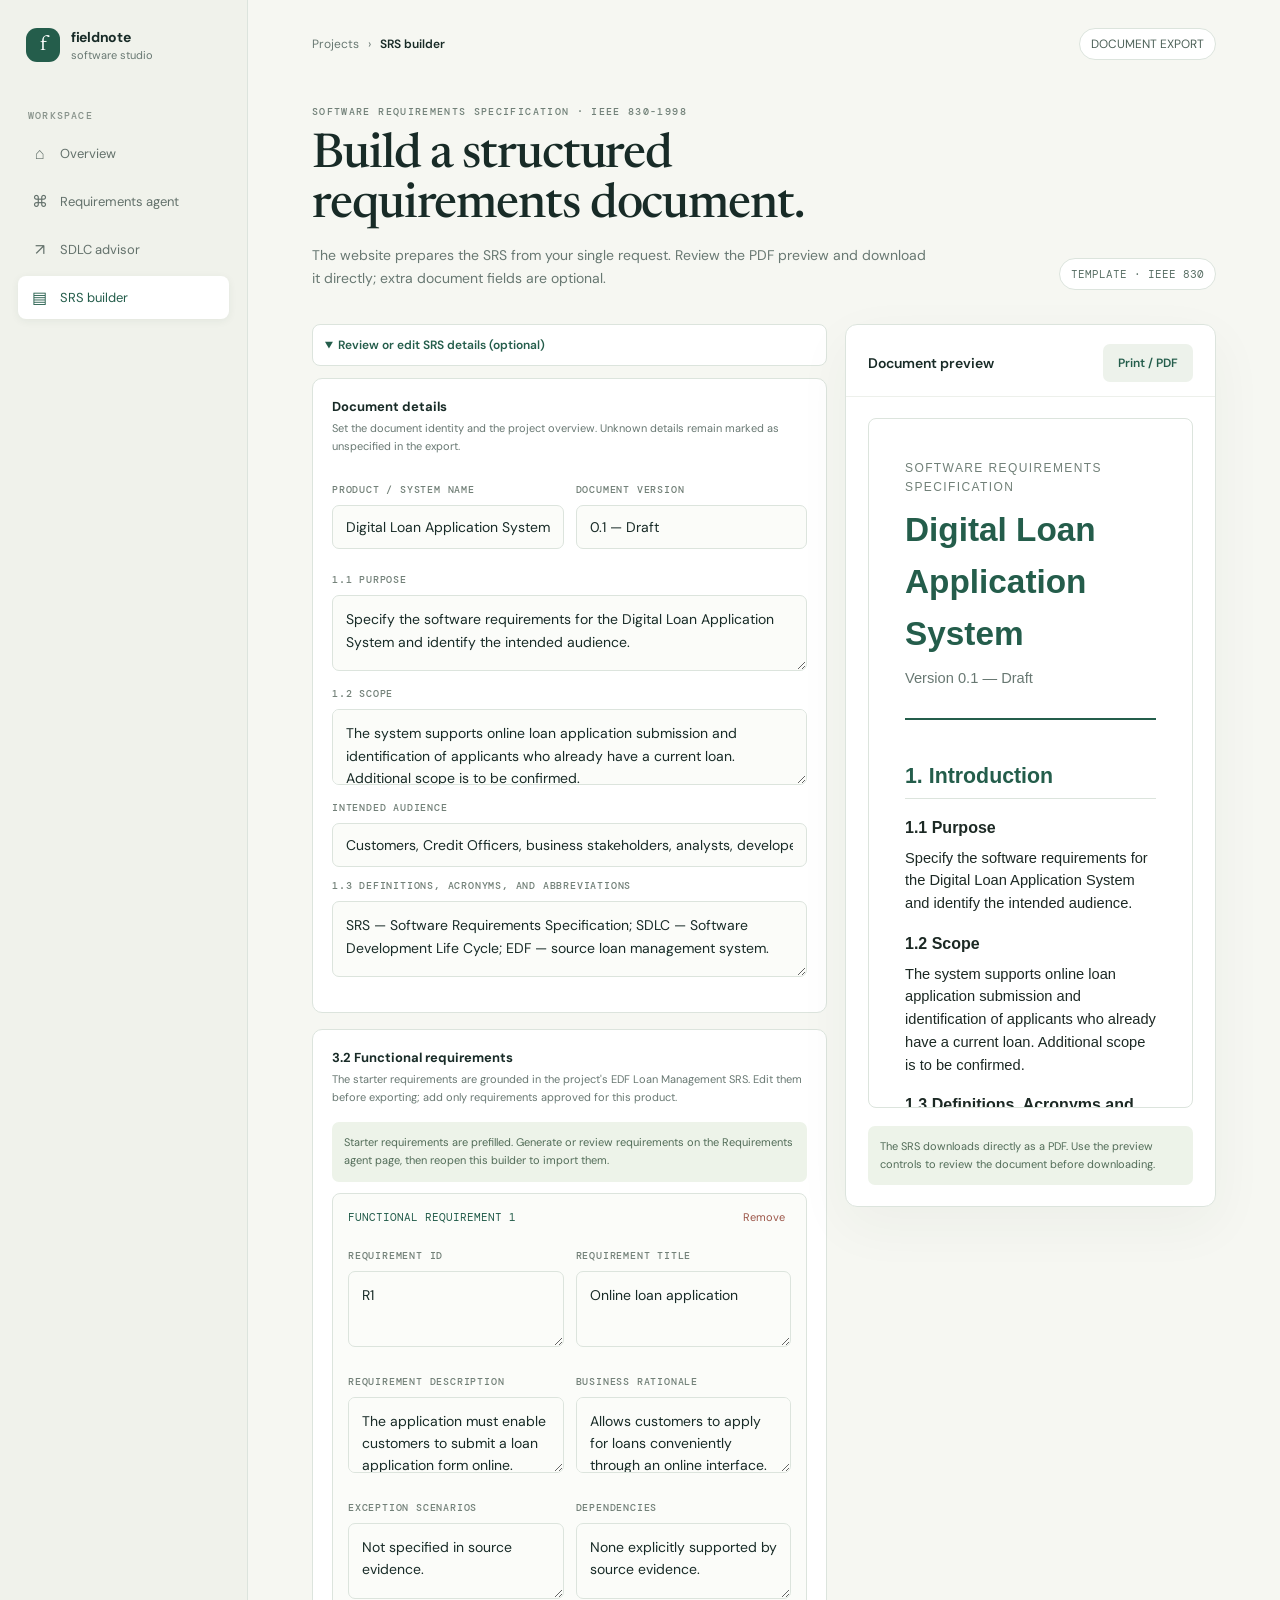
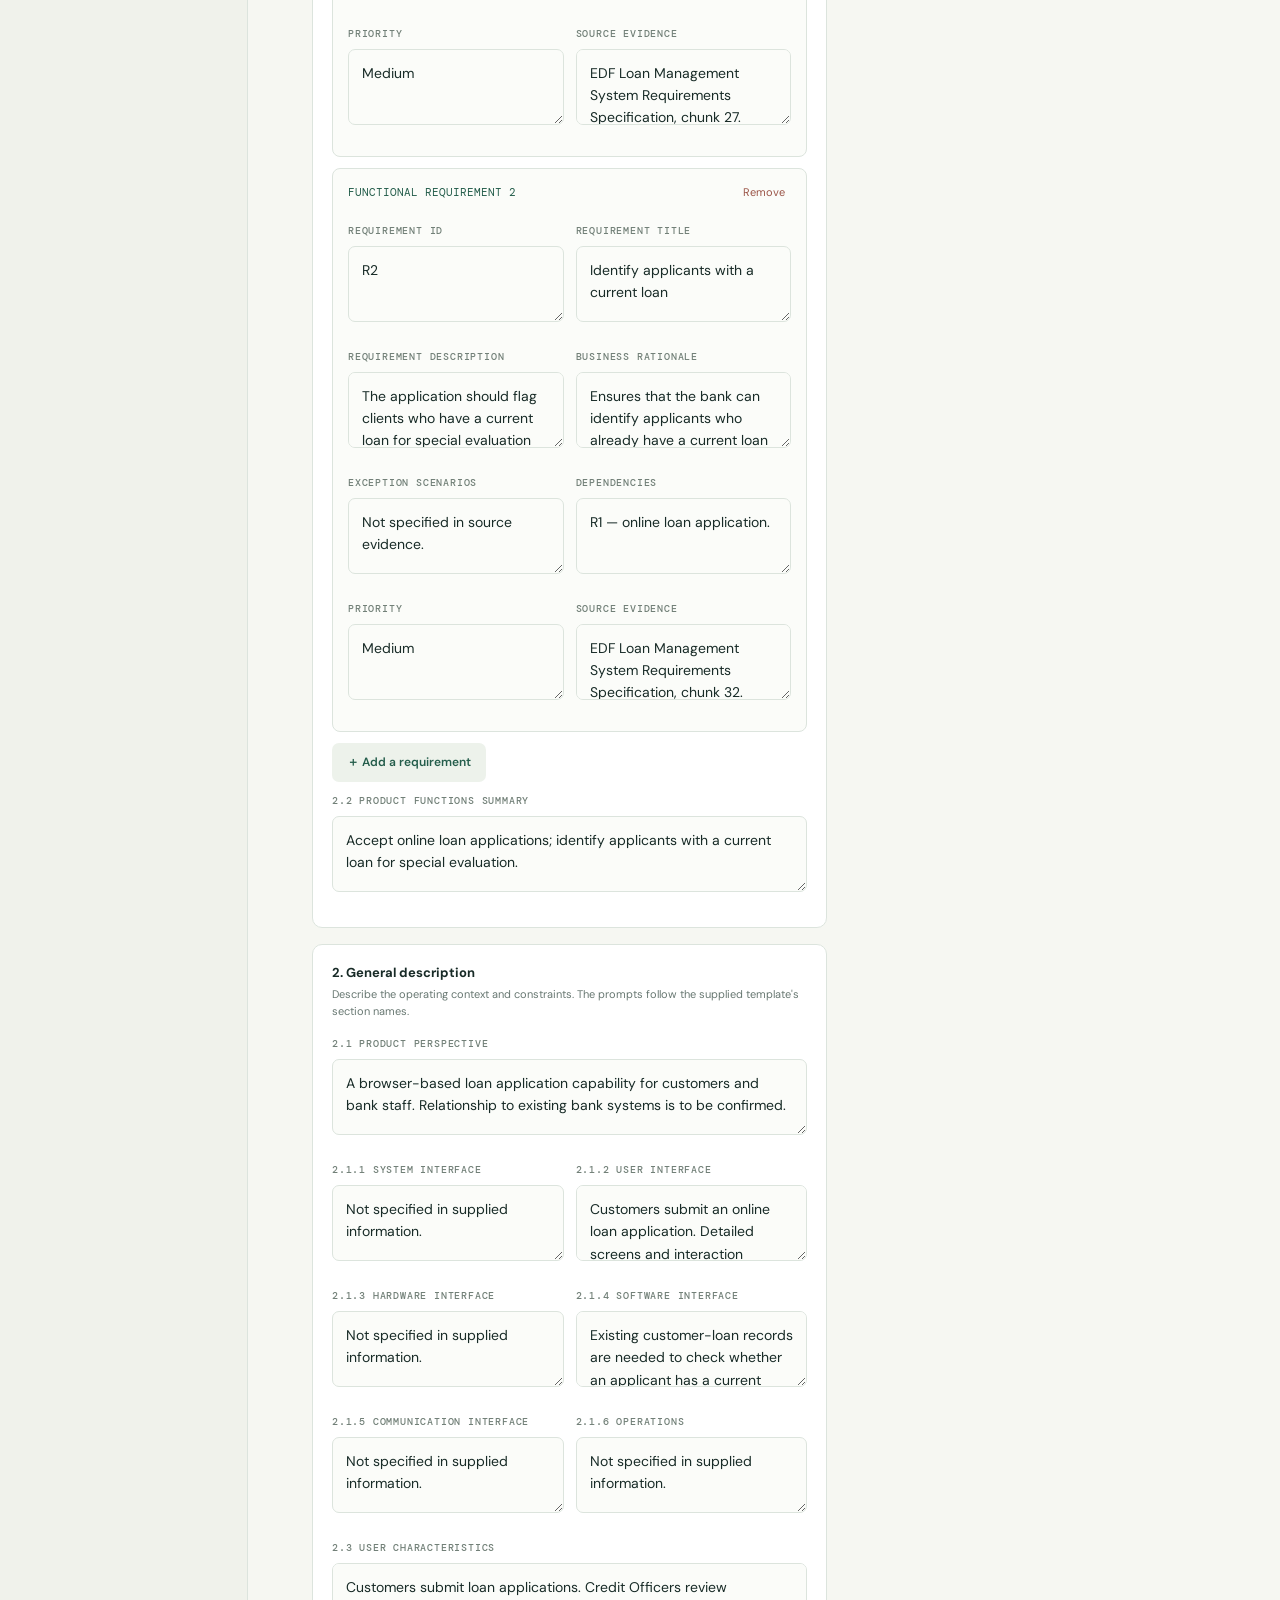
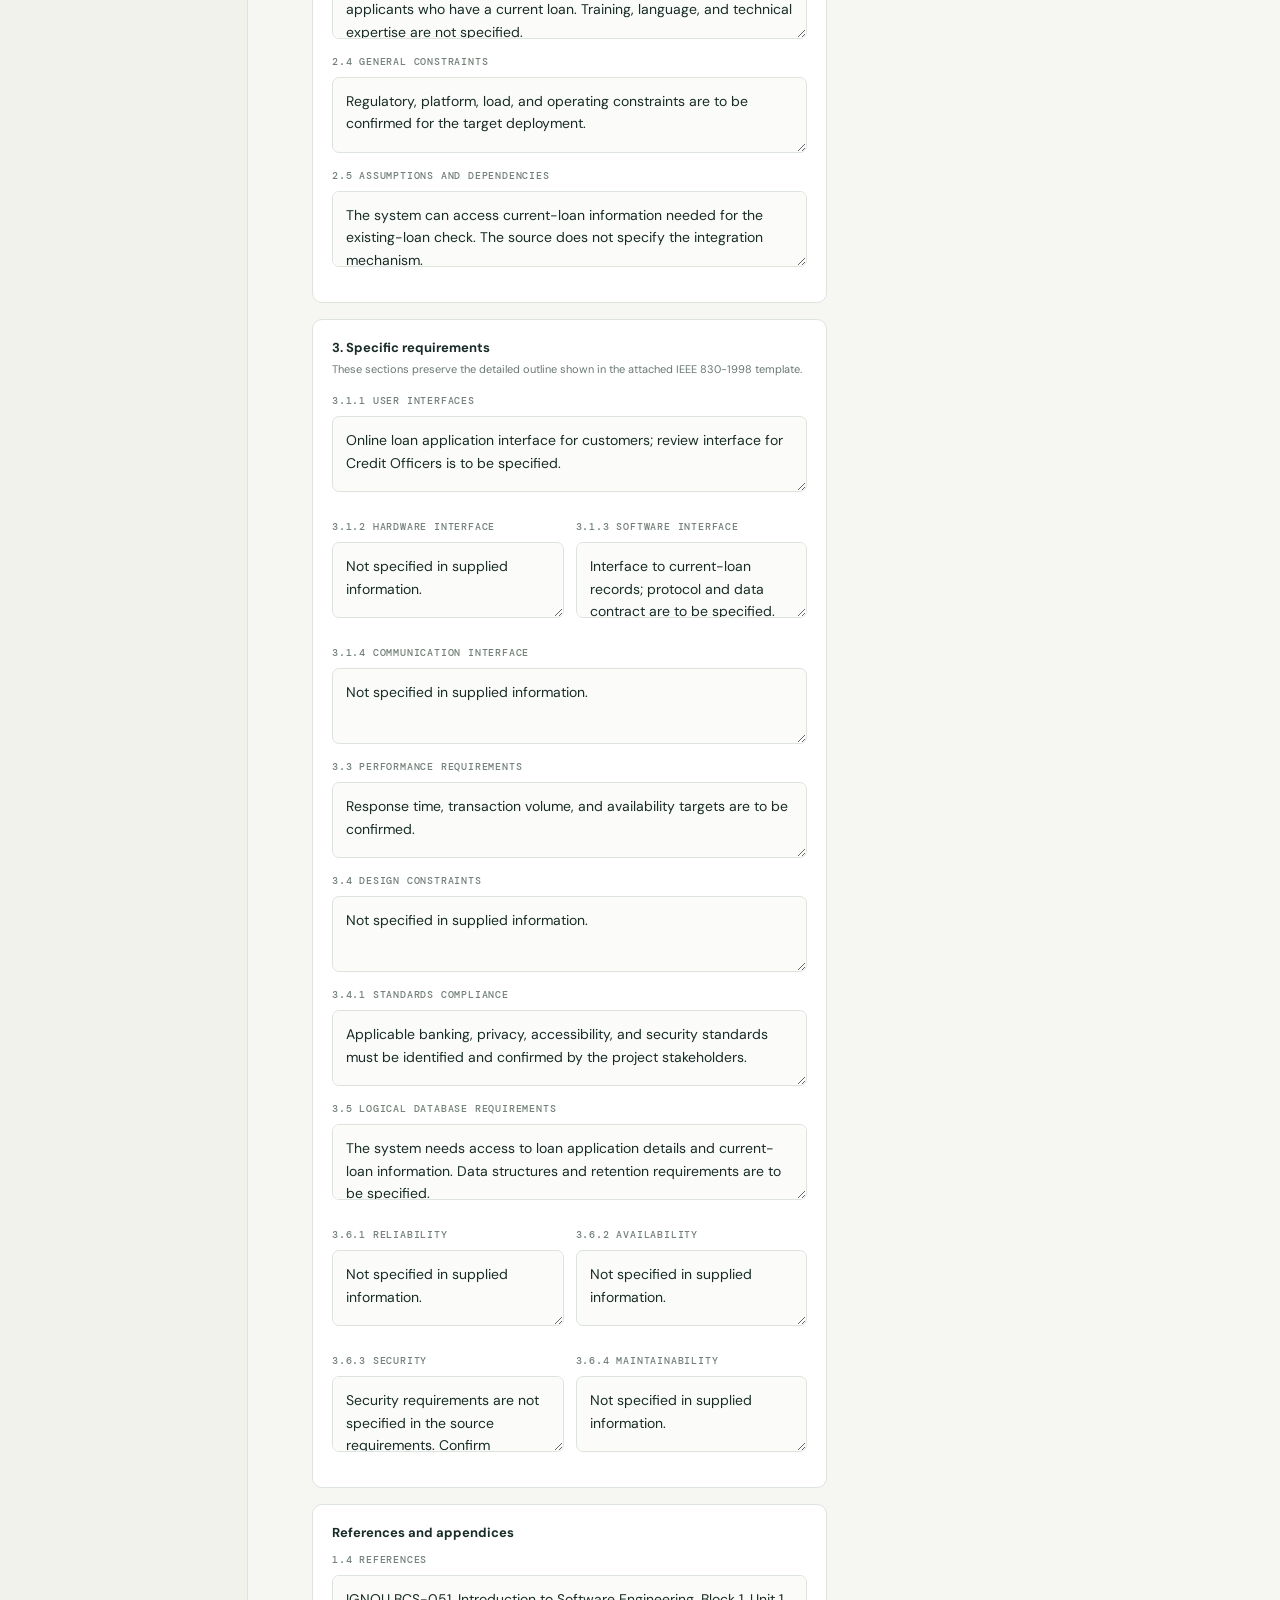
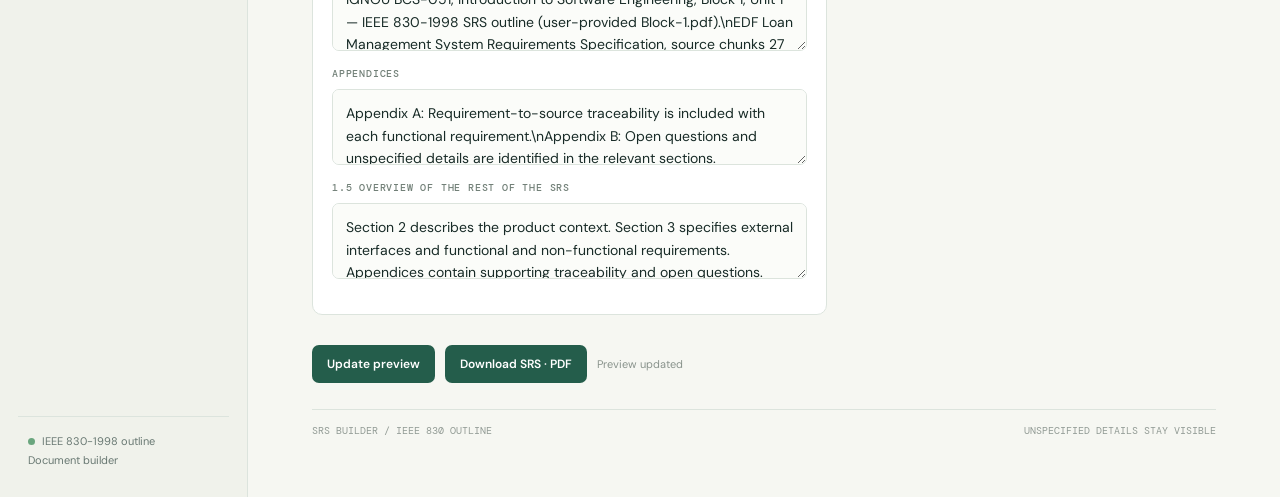
<file: web/srs.html>
<!doctype html><html lang="en"><head><meta charset="utf-8"><meta name="viewport" content="width=device-width,initial-scale=1"><title>SRS builder — Fieldnote</title><link rel="stylesheet" href="assets/app.css"><style>
.srs-layout details>summary{cursor:pointer;color:var(--green);font-size:12px;font-weight:600;padding:12px;background:#fff;border:1px solid var(--line);border-radius:8px;margin-bottom:12px}.srs-layout{display:grid;grid-template-columns:minmax(0,1fr) minmax(270px,.72fr);gap:18px;align-items:start}.srs-form{display:grid;gap:16px}.section-card{background:#fff;border:1px solid var(--line);border-radius:10px;padding:19px}.section-card h2{font-size:13px;margin:0 0 5px}.section-card>p{font-size:11px;color:var(--muted);line-height:1.6;margin:0 0 16px}.fieldwrap{margin:12px 0}.fieldwrap textarea{min-height:76px}.req-edit{border:1px solid var(--line);border-radius:8px;padding:15px;margin:11px 0;background:#fbfcf9}.req-edit-head{display:flex;justify-content:space-between;align-items:center;margin-bottom:12px}.req-edit-head b{font:11px 'DM Mono';color:var(--green)}.link-btn{background:none;border:0;color:#9b5548;font-size:11px;cursor:pointer}.req-grid{display:grid;grid-template-columns:1fr 1fr;gap:0 12px}.preview-frame{width:100%;height:calc(100vh - 210px);min-height:580px;background:#fff;border:1px solid var(--line);border-radius:8px}.preview-tools{display:flex;gap:8px}.format-list{font-size:11px;color:var(--muted);line-height:1.8;padding-left:18px}.muted-box{background:#edf3e9;border-radius:7px;padding:12px;color:#526c58;font-size:11px;line-height:1.6;margin-top:14px}.hidden{display:none!important}@media(max-width:950px){.srs-layout{grid-template-columns:1fr}.preview-frame{height:620px}}@media(max-width:580px){.req-grid{grid-template-columns:1fr}}
</style></head><body><div class="shell"><aside class="side"><a class="brand" href="index.html"><span class="brand-mark">f</span><span><strong>fieldnote</strong><small>software studio</small></span></a><div class="nav-label">Workspace</div><nav class="nav"><a href="index.html"><span class="icon">⌂</span><span>Overview</span></a><a href="requirements.html"><span class="icon">⌘</span><span>Requirements agent</span></a><a href="sdlc.html"><span class="icon">↗</span><span>SDLC advisor</span></a><a class="active" href="srs.html"><span class="icon">▤</span><span>SRS builder</span></a></nav><div class="side-bottom"><span class="status-dot"></span>IEEE 830-1998 outline<br>Document builder</div></aside><main class="main"><div class="topline"><div class="crumb"><a href="index.html">Projects</a><span>›</span><b>SRS builder</b></div><span class="avatar">DOCUMENT EXPORT</span></div><div class="hero"><div><div class="eyebrow">Software requirements specification · IEEE 830-1998</div><h1>Build a structured<br>requirements document.</h1><p>The website prepares the SRS from your single request. Review the PDF preview and download it directly; extra document fields are optional.</p></div><span class="pill">TEMPLATE · IEEE 830</span></div><div class="srs-layout"><details id="edit-details" open><summary>Review or edit SRS details (optional)</summary><div class="srs-form"><section class="section-card"><h2>Document details</h2><p>Set the document identity and the project overview. Unknown details remain marked as unspecified in the export.</p><div class="form-grid"><div class="fieldwrap"><label class="label" for="project">Product / system name</label><input class="field" id="project" value="Digital Loan Application System"></div><div class="fieldwrap"><label class="label" for="version">Document version</label><input class="field" id="version" value="0.1 — Draft"></div></div><div class="fieldwrap"><label class="label" for="purpose">1.1 Purpose</label><textarea class="field" id="purpose">Specify the software requirements for the Digital Loan Application System and identify the intended audience.</textarea></div><div class="fieldwrap"><label class="label" for="scope">1.2 Scope</label><textarea class="field" id="scope">The system supports online loan application submission and identification of applicants who already have a current loan. Additional scope is to be confirmed.</textarea></div><div class="fieldwrap"><label class="label" for="audience">Intended audience</label><input class="field" id="audience" value="Customers, Credit Officers, business stakeholders, analysts, developers, and testers"></div><div class="fieldwrap"><label class="label" for="definitions">1.3 Definitions, acronyms, and abbreviations</label><textarea class="field" id="definitions">SRS — Software Requirements Specification; SDLC — Software Development Life Cycle; EDF — source loan management system.</textarea></div></section>
<section class="section-card"><h2>3.2 Functional requirements</h2><p>The starter requirements are grounded in the project's EDF Loan Management SRS. Edit them before exporting; add only requirements approved for this product.</p><div id="import-note" class="muted-box">Starter requirements are prefilled. Generate or review requirements on the Requirements agent page, then reopen this builder to import them.</div><div id="req-list"></div><button class="btn secondary" id="add-req" type="button">＋ Add a requirement</button><div class="fieldwrap"><label class="label" for="product-functions">2.2 Product functions summary</label><textarea class="field" id="product-functions">Accept online loan applications; identify applicants with a current loan for special evaluation.</textarea></div></section>
<section class="section-card"><h2>2. General description</h2><p>Describe the operating context and constraints. The prompts follow the supplied template's section names.</p><div class="fieldwrap"><label class="label" for="perspective">2.1 Product perspective</label><textarea class="field" id="perspective">A browser-based loan application capability for customers and bank staff. Relationship to existing bank systems is to be confirmed.</textarea></div><div class="req-grid"><div class="fieldwrap"><label class="label" for="system-interface">2.1.1 System interface</label><textarea class="field" id="system-interface">Not specified in supplied information.</textarea></div><div class="fieldwrap"><label class="label" for="user-interface">2.1.2 User interface</label><textarea class="field" id="user-interface">Customers submit an online loan application. Detailed screens and interaction requirements are not specified.</textarea></div><div class="fieldwrap"><label class="label" for="hardware-interface">2.1.3 Hardware interface</label><textarea class="field" id="hardware-interface">Not specified in supplied information.</textarea></div><div class="fieldwrap"><label class="label" for="software-interface">2.1.4 Software interface</label><textarea class="field" id="software-interface">Existing customer-loan records are needed to check whether an applicant has a current loan. Integration details are to be confirmed.</textarea></div><div class="fieldwrap"><label class="label" for="communication-interface">2.1.5 Communication interface</label><textarea class="field" id="communication-interface">Not specified in supplied information.</textarea></div><div class="fieldwrap"><label class="label" for="operations">2.1.6 Operations</label><textarea class="field" id="operations">Not specified in supplied information.</textarea></div></div><div class="fieldwrap"><label class="label" for="users">2.3 User characteristics</label><textarea class="field" id="users">Customers submit loan applications. Credit Officers review applicants who have a current loan. Training, language, and technical expertise are not specified.</textarea></div><div class="fieldwrap"><label class="label" for="constraints">2.4 General constraints</label><textarea class="field" id="constraints">Regulatory, platform, load, and operating constraints are to be confirmed for the target deployment.</textarea></div><div class="fieldwrap"><label class="label" for="assumptions">2.5 Assumptions and dependencies</label><textarea class="field" id="assumptions">The system can access current-loan information needed for the existing-loan check. The source does not specify the integration mechanism.</textarea></div></section>
<section class="section-card"><h2>3. Specific requirements</h2><p>These sections preserve the detailed outline shown in the attached IEEE 830-1998 template.</p><div class="fieldwrap"><label class="label" for="external-ui">3.1.1 User interfaces</label><textarea class="field" id="external-ui">Online loan application interface for customers; review interface for Credit Officers is to be specified.</textarea></div><div class="req-grid"><div class="fieldwrap"><label class="label" for="external-hardware">3.1.2 Hardware interface</label><textarea class="field" id="external-hardware">Not specified in supplied information.</textarea></div><div class="fieldwrap"><label class="label" for="external-software">3.1.3 Software interface</label><textarea class="field" id="external-software">Interface to current-loan records; protocol and data contract are to be specified.</textarea></div></div><div class="fieldwrap"><label class="label" for="external-communication">3.1.4 Communication interface</label><textarea class="field" id="external-communication">Not specified in supplied information.</textarea></div><div class="fieldwrap"><label class="label" for="performance">3.3 Performance requirements</label><textarea class="field" id="performance">Response time, transaction volume, and availability targets are to be confirmed.</textarea></div><div class="fieldwrap"><label class="label" for="design-constraints">3.4 Design constraints</label><textarea class="field" id="design-constraints">Not specified in supplied information.</textarea></div><div class="fieldwrap"><label class="label" for="compliance">3.4.1 Standards compliance</label><textarea class="field" id="compliance">Applicable banking, privacy, accessibility, and security standards must be identified and confirmed by the project stakeholders.</textarea></div><div class="fieldwrap"><label class="label" for="database">3.5 Logical database requirements</label><textarea class="field" id="database">The system needs access to loan application details and current-loan information. Data structures and retention requirements are to be specified.</textarea></div><div class="req-grid"><div class="fieldwrap"><label class="label" for="reliability">3.6.1 Reliability</label><textarea class="field" id="reliability">Not specified in supplied information.</textarea></div><div class="fieldwrap"><label class="label" for="availability">3.6.2 Availability</label><textarea class="field" id="availability">Not specified in supplied information.</textarea></div><div class="fieldwrap"><label class="label" for="security">3.6.3 Security</label><textarea class="field" id="security">Security requirements are not specified in the source requirements. Confirm applicable controls with stakeholders; none are assumed here.</textarea></div><div class="fieldwrap"><label class="label" for="maintainability">3.6.4 Maintainability</label><textarea class="field" id="maintainability">Not specified in supplied information.</textarea></div></div></section>
<section class="section-card"><h2>References and appendices</h2><div class="fieldwrap"><label class="label" for="references">1.4 References</label><textarea class="field" id="references">IGNOU BCS-051, Introduction to Software Engineering, Block 1, Unit 1 — IEEE 830-1998 SRS outline (user-provided Block-1.pdf).\nEDF Loan Management System Requirements Specification, source chunks 27 and 32.</textarea></div><div class="fieldwrap"><label class="label" for="appendix">Appendices</label><textarea class="field" id="appendix">Appendix A: Requirement-to-source traceability is included with each functional requirement.\nAppendix B: Open questions and unspecified details are identified in the relevant sections.</textarea></div><div class="fieldwrap"><label class="label" for="overview">1.5 Overview of the rest of the SRS</label><textarea class="field" id="overview">Section 2 describes the product context. Section 3 specifies external interfaces and functional and non-functional requirements. Appendices contain supporting traceability and open questions.</textarea></div></section>
<div class="btn-row"><button class="btn" id="generate-srs" type="button">Update preview</button><button class="btn" id="download-srs" type="button">Download SRS · PDF</button><span class="hint" id="srs-status">Ready to preview</span></div></div></details><div class="side-stack"><section class="card"><div class="card-head"><h2>Document preview</h2><div class="preview-tools"><button class="btn secondary" id="print-srs" type="button">Print / PDF</button></div></div><div class="card-body"><iframe class="preview-frame" id="preview" title="Generated SRS preview"></iframe><div class="muted-box">The SRS downloads directly as a PDF. Use the preview controls to review the document before downloading.</div></div></section></div></div><div class="footer"><span>SRS BUILDER / IEEE 830 OUTLINE</span><span>UNSPECIFIED DETAILS STAY VISIBLE</span></div></main></div><script src="assets/srs.js"></script></body></html>
</file>
<file: frontend/assets/app.css>
@import url('https://fonts.googleapis.com/css2?family=DM+Mono:wght@400;500&family=DM+Sans:wght@400;500;600;700&family=Newsreader:opsz,wght@6..72,500;6..72,600&display=swap');
:root{--ink:#182b27;--muted:#687872;--line:#dce4dd;--paper:#f6f7f2;--white:#fff;--green:#245d4b;--lime:#d8ed9e;--orange:#e9a06a;--soft:#edf2eb;--shadow:0 18px 55px #26382c0c}*{box-sizing:border-box}body{margin:0;background:var(--paper);color:var(--ink);font-family:'DM Sans',sans-serif;font-size:14px}a{color:inherit;text-decoration:none}button,input,textarea{font:inherit}.shell{max-width:1440px;margin:auto;min-height:100vh;display:grid;grid-template-columns:248px 1fr}.side{background:#f0f2eb;border-right:1px solid var(--line);padding:28px 18px;display:flex;flex-direction:column}.brand{display:inline-flex;align-items:center;justify-content:center;margin:0 0 47px 8px;width:44px;height:44px;border-radius:14px;outline-offset:4px;transition:transform .18s ease}.brand:hover{transform:translateY(-1px)}.brand:focus-visible{outline:2px solid #6aa67e}.brand-logo{display:block;width:44px;height:44px;filter:drop-shadow(0 4px 8px #245d4b22)}.nav-label{font:500 10px 'DM Mono';letter-spacing:1.2px;color:#87928a;margin:0 10px 10px;text-transform:uppercase}.nav{display:grid;gap:5px}.nav a{padding:11px 12px;border-radius:8px;color:#63716b;display:flex;align-items:center;gap:11px;font-size:13px}.nav a:hover,.nav a.active{background:#fff;color:var(--green);box-shadow:0 2px 8px #213a2910}.nav .icon{width:19px;text-align:center;font-size:16px}.main{padding:28px clamp(24px,5vw,68px) 60px;max-width:1220px;width:100%}.topline{display:flex;align-items:center;justify-content:space-between;margin-bottom:45px;color:var(--muted);font-size:12px}.crumb{display:flex;gap:9px;align-items:center}.crumb b{color:var(--ink);font-weight:600}.avatar{border:1px solid var(--line);padding:7px 11px;border-radius:22px;color:#4e6259;background:#fff}.eyebrow{font:500 10px 'DM Mono';letter-spacing:1.35px;text-transform:uppercase;color:#718078;margin-bottom:13px}.hero{display:flex;justify-content:space-between;gap:30px;align-items:flex-end;margin-bottom:34px}.hero h1{font:500 clamp(34px,4vw,48px)/1.05 Newsreader,serif;letter-spacing:-1.1px;margin:0 0 12px}.hero p{color:var(--muted);margin:0;max-width:620px;line-height:1.65}.pill{font:11px 'DM Mono';border:1px solid var(--line);border-radius:20px;padding:8px 11px;color:#5a7066;background:#fff;white-space:nowrap}.grid{display:grid;grid-template-columns:1.6fr 1fr;gap:18px}.card{background:#fff;border:1px solid var(--line);border-radius:12px;box-shadow:var(--shadow)}.card-head{padding:19px 22px 14px;border-bottom:1px solid #edf0eb;display:flex;justify-content:space-between;align-items:center}.card-head h2{font-size:14px;margin:0;font-weight:600}.card-head small{color:var(--muted);font:10px 'DM Mono'}.card-body{padding:21px 22px}.scenario{background:#f7f8f4;border:1px solid #e5eae3;border-radius:8px;padding:15px 16px;color:#43534d;line-height:1.65;margin-bottom:18px}.label{display:block;font:500 10px 'DM Mono';text-transform:uppercase;letter-spacing:.8px;color:#728078;margin:0 0 9px}.field,textarea{width:100%;background:#fbfcf9;border:1px solid var(--line);border-radius:7px;padding:12px 13px;color:var(--ink);outline:none}.field:focus,textarea:focus{border-color:#709b83;box-shadow:0 0 0 3px #245d4b13}textarea{resize:vertical;min-height:126px;line-height:1.6}.btn{border:0;border-radius:7px;padding:11px 15px;background:var(--green);color:white;font-size:12px;font-weight:600;cursor:pointer}.btn:hover{background:#194536}.btn.secondary{background:#edf2eb;color:var(--green)}.btn-row{display:flex;align-items:center;gap:10px;margin-top:14px}.hint{font-size:11px;color:#89938c}.list{display:grid;gap:10px}.req{padding:14px;border:1px solid var(--line);border-radius:8px;background:#fff}.req-top{display:flex;justify-content:space-between;gap:12px;margin-bottom:8px}.req-id{font:11px 'DM Mono';color:var(--green)}.tag{background:#eaf3e9;color:#477255;padding:4px 7px;border-radius:4px;font:9px 'DM Mono';text-transform:uppercase}.req p{font-size:12px;line-height:1.6;margin:0;color:#3c4b45}.req-foot{border-top:1px solid #eef0ed;margin-top:10px;padding-top:9px;display:flex;justify-content:space-between;color:#89938c;font-size:10px}.side-stack{display:grid;gap:18px;align-content:start}.stat{display:flex;justify-content:space-between;align-items:center;padding:13px 0;border-bottom:1px solid #edf0eb}.stat:last-child{border:0}.stat span{color:var(--muted);font-size:12px}.stat b{font:500 12px 'DM Mono';color:var(--ink)}.progress{display:flex;gap:5px;margin:5px 0 14px}.progress i{height:3px;background:#dce5de;border-radius:3px;flex:1}.progress i.on{background:#5c9871}.step{display:flex;gap:12px;margin:14px 0}.stepnum{width:23px;height:23px;border:1px solid var(--line);border-radius:50%;display:grid;place-items:center;font:10px 'DM Mono';color:#708178;flex:none}.step.active .stepnum{background:var(--green);border-color:var(--green);color:#fff}.step strong{display:block;font-size:12px;margin:2px 0 4px}.step span{font-size:10px;color:var(--muted)}.result{margin-top:18px;background:#edf3e9;border:1px solid #dbe7d7;border-radius:9px;padding:16px}.result h3{margin:0 0 5px;font:500 23px Newsreader}.result p{margin:0;color:#5e6c62;font-size:11px;line-height:1.6}.model{padding:14px 0;border-bottom:1px solid #edf0eb}.model:last-child{border:0}.modelline{display:flex;justify-content:space-between;align-items:center}.modelline b{font-size:12px}.score{font:11px 'DM Mono';color:var(--green)}.bar{height:4px;background:#eef1ec;border-radius:4px;margin:9px 0 6px}.bar i{display:block;height:100%;border-radius:4px;background:#78a686}.model small{color:#88928c;font-size:10px}.note{padding:12px;border-left:2px solid var(--orange);background:#fbf4ec;color:#79624d;font-size:11px;line-height:1.6;margin-top:12px}.empty{color:#87938c;text-align:center;padding:35px 10px;font-size:12px}.footer{margin-top:26px;padding-top:14px;border-top:1px solid var(--line);display:flex;justify-content:space-between;color:#929b95;font:10px 'DM Mono'}.mono{font-family:'DM Mono';font-size:11px}.chip{padding:5px 8px;border-radius:4px;background:#f2f3ee;color:#6d7a71;font:9px 'DM Mono';text-transform:uppercase}.form-grid{display:grid;grid-template-columns:1fr 1fr;gap:12px}.fieldwrap{margin:14px 0}.banner{padding:12px 14px;background:#f9f1e8;border:1px solid #efe1ce;border-radius:7px;color:#806348;font-size:11px;line-height:1.6;margin-top:15px}
@media(max-width:850px){.shell{grid-template-columns:1fr}.side{padding:13px 16px;border-right:0;border-bottom:1px solid var(--line);flex-direction:row;align-items:center;gap:20px}.brand{margin:0}.nav-label,.side-bottom{display:none}.nav{display:flex;margin-left:auto}.nav a{padding:8px}.nav a span:last-child{display:none}.main{padding:25px 20px 45px}.grid{grid-template-columns:1fr}.hero{align-items:flex-start;flex-direction:column;gap:15px}.topline{margin-bottom:30px}}@media(max-width:480px){.form-grid{grid-template-columns:1fr}.nav a .icon{font-size:18px}.side{gap:4px}.brand{width:36px;height:36px}.brand-logo{width:36px;height:36px}}
</file>
<file: web/assets/app.css>
@import url('https://fonts.googleapis.com/css2?family=DM+Mono:wght@400;500&family=DM+Sans:wght@400;500;600;700&family=Newsreader:opsz,wght@6..72,500;6..72,600&display=swap');
:root{--ink:#182b27;--muted:#687872;--line:#dce4dd;--paper:#f6f7f2;--white:#fff;--green:#245d4b;--lime:#d8ed9e;--orange:#e9a06a;--soft:#edf2eb;--shadow:0 18px 55px #26382c0c}*{box-sizing:border-box}body{margin:0;background:var(--paper);color:var(--ink);font-family:'DM Sans',sans-serif;font-size:14px}a{color:inherit;text-decoration:none}button,input,textarea{font:inherit}.shell{max-width:1440px;margin:auto;min-height:100vh;display:grid;grid-template-columns:248px 1fr}.side{background:#f0f2eb;border-right:1px solid var(--line);padding:28px 18px;display:flex;flex-direction:column}.brand{display:flex;align-items:center;gap:11px;margin:0 0 47px 8px}.brand-mark{width:34px;height:34px;border-radius:11px;background:var(--green);color:white;display:grid;place-items:center;font-family:Newsreader;font-size:21px}.brand strong{font-size:14px;letter-spacing:-.3px}.brand small{display:block;color:var(--muted);font-size:11px;margin-top:2px}.nav-label{font:500 10px 'DM Mono';letter-spacing:1.2px;color:#87928a;margin:0 10px 10px;text-transform:uppercase}.nav{display:grid;gap:5px}.nav a{padding:11px 12px;border-radius:8px;color:#63716b;display:flex;align-items:center;gap:11px;font-size:13px}.nav a:hover,.nav a.active{background:#fff;color:var(--green);box-shadow:0 2px 8px #213a2910}.nav .icon{width:19px;text-align:center;font-size:16px}.side-bottom{margin-top:auto;padding:15px 10px 0;border-top:1px solid var(--line);color:var(--muted);font-size:11px;line-height:1.7}.status-dot{display:inline-block;width:7px;height:7px;border-radius:50%;background:#6aa67e;margin-right:7px}.main{padding:28px clamp(24px,5vw,68px) 60px;max-width:1220px;width:100%}.topline{display:flex;align-items:center;justify-content:space-between;margin-bottom:45px;color:var(--muted);font-size:12px}.crumb{display:flex;gap:9px;align-items:center}.crumb b{color:var(--ink);font-weight:600}.avatar{border:1px solid var(--line);padding:7px 11px;border-radius:22px;color:#4e6259;background:#fff}.eyebrow{font:500 10px 'DM Mono';letter-spacing:1.35px;text-transform:uppercase;color:#718078;margin-bottom:13px}.hero{display:flex;justify-content:space-between;gap:30px;align-items:flex-end;margin-bottom:34px}.hero h1{font:500 clamp(34px,4vw,48px)/1.05 Newsreader,serif;letter-spacing:-1.1px;margin:0 0 12px}.hero p{color:var(--muted);margin:0;max-width:620px;line-height:1.65}.pill{font:11px 'DM Mono';border:1px solid var(--line);border-radius:20px;padding:8px 11px;color:#5a7066;background:#fff;white-space:nowrap}.grid{display:grid;grid-template-columns:1.6fr 1fr;gap:18px}.card{background:#fff;border:1px solid var(--line);border-radius:12px;box-shadow:var(--shadow)}.card-head{padding:19px 22px 14px;border-bottom:1px solid #edf0eb;display:flex;justify-content:space-between;align-items:center}.card-head h2{font-size:14px;margin:0;font-weight:600}.card-head small{color:var(--muted);font:10px 'DM Mono'}.card-body{padding:21px 22px}.scenario{background:#f7f8f4;border:1px solid #e5eae3;border-radius:8px;padding:15px 16px;color:#43534d;line-height:1.65;margin-bottom:18px}.label{display:block;font:500 10px 'DM Mono';text-transform:uppercase;letter-spacing:.8px;color:#728078;margin:0 0 9px}.field,textarea{width:100%;background:#fbfcf9;border:1px solid var(--line);border-radius:7px;padding:12px 13px;color:var(--ink);outline:none}.field:focus,textarea:focus{border-color:#709b83;box-shadow:0 0 0 3px #245d4b13}textarea{resize:vertical;min-height:126px;line-height:1.6}.btn{border:0;border-radius:7px;padding:11px 15px;background:var(--green);color:white;font-size:12px;font-weight:600;cursor:pointer}.btn:hover{background:#194536}.btn.secondary{background:#edf2eb;color:var(--green)}.btn-row{display:flex;align-items:center;gap:10px;margin-top:14px}.hint{font-size:11px;color:#89938c}.list{display:grid;gap:10px}.req{padding:14px;border:1px solid var(--line);border-radius:8px;background:#fff}.req-top{display:flex;justify-content:space-between;gap:12px;margin-bottom:8px}.req-id{font:11px 'DM Mono';color:var(--green)}.tag{background:#eaf3e9;color:#477255;padding:4px 7px;border-radius:4px;font:9px 'DM Mono';text-transform:uppercase}.req p{font-size:12px;line-height:1.6;margin:0;color:#3c4b45}.req-foot{border-top:1px solid #eef0ed;margin-top:10px;padding-top:9px;display:flex;justify-content:space-between;color:#89938c;font-size:10px}.side-stack{display:grid;gap:18px;align-content:start}.stat{display:flex;justify-content:space-between;align-items:center;padding:13px 0;border-bottom:1px solid #edf0eb}.stat:last-child{border:0}.stat span{color:var(--muted);font-size:12px}.stat b{font:500 12px 'DM Mono';color:var(--ink)}.progress{display:flex;gap:5px;margin:5px 0 14px}.progress i{height:3px;background:#dce5de;border-radius:3px;flex:1}.progress i.on{background:#5c9871}.step{display:flex;gap:12px;margin:14px 0}.stepnum{width:23px;height:23px;border:1px solid var(--line);border-radius:50%;display:grid;place-items:center;font:10px 'DM Mono';color:#708178;flex:none}.step.active .stepnum{background:var(--green);border-color:var(--green);color:#fff}.step strong{display:block;font-size:12px;margin:2px 0 4px}.step span{font-size:10px;color:var(--muted)}.result{margin-top:18px;background:#edf3e9;border:1px solid #dbe7d7;border-radius:9px;padding:16px}.result h3{margin:0 0 5px;font:500 23px Newsreader}.result p{margin:0;color:#5e6c62;font-size:11px;line-height:1.6}.model{padding:14px 0;border-bottom:1px solid #edf0eb}.model:last-child{border:0}.modelline{display:flex;justify-content:space-between;align-items:center}.modelline b{font-size:12px}.score{font:11px 'DM Mono';color:var(--green)}.bar{height:4px;background:#eef1ec;border-radius:4px;margin:9px 0 6px}.bar i{display:block;height:100%;border-radius:4px;background:#78a686}.model small{color:#88928c;font-size:10px}.note{padding:12px;border-left:2px solid var(--orange);background:#fbf4ec;color:#79624d;font-size:11px;line-height:1.6;margin-top:12px}.empty{color:#87938c;text-align:center;padding:35px 10px;font-size:12px}.footer{margin-top:26px;padding-top:14px;border-top:1px solid var(--line);display:flex;justify-content:space-between;color:#929b95;font:10px 'DM Mono'}.mono{font-family:'DM Mono';font-size:11px}.chip{padding:5px 8px;border-radius:4px;background:#f2f3ee;color:#6d7a71;font:9px 'DM Mono';text-transform:uppercase}.form-grid{display:grid;grid-template-columns:1fr 1fr;gap:12px}.fieldwrap{margin:14px 0}.banner{padding:12px 14px;background:#f9f1e8;border:1px solid #efe1ce;border-radius:7px;color:#806348;font-size:11px;line-height:1.6;margin-top:15px}
@media(max-width:850px){.shell{grid-template-columns:1fr}.side{padding:13px 16px;border-right:0;border-bottom:1px solid var(--line);flex-direction:row;align-items:center;gap:20px}.brand{margin:0}.nav-label,.side-bottom{display:none}.nav{display:flex;margin-left:auto}.nav a{padding:8px}.nav a span:last-child{display:none}.main{padding:25px 20px 45px}.grid{grid-template-columns:1fr}.hero{align-items:flex-start;flex-direction:column;gap:15px}.topline{margin-bottom:30px}}@media(max-width:480px){.form-grid{grid-template-columns:1fr}.nav a .icon{font-size:18px}.side{gap:4px}.brand strong{font-size:12px}.brand-mark{width:30px;height:30px}}
</file>
